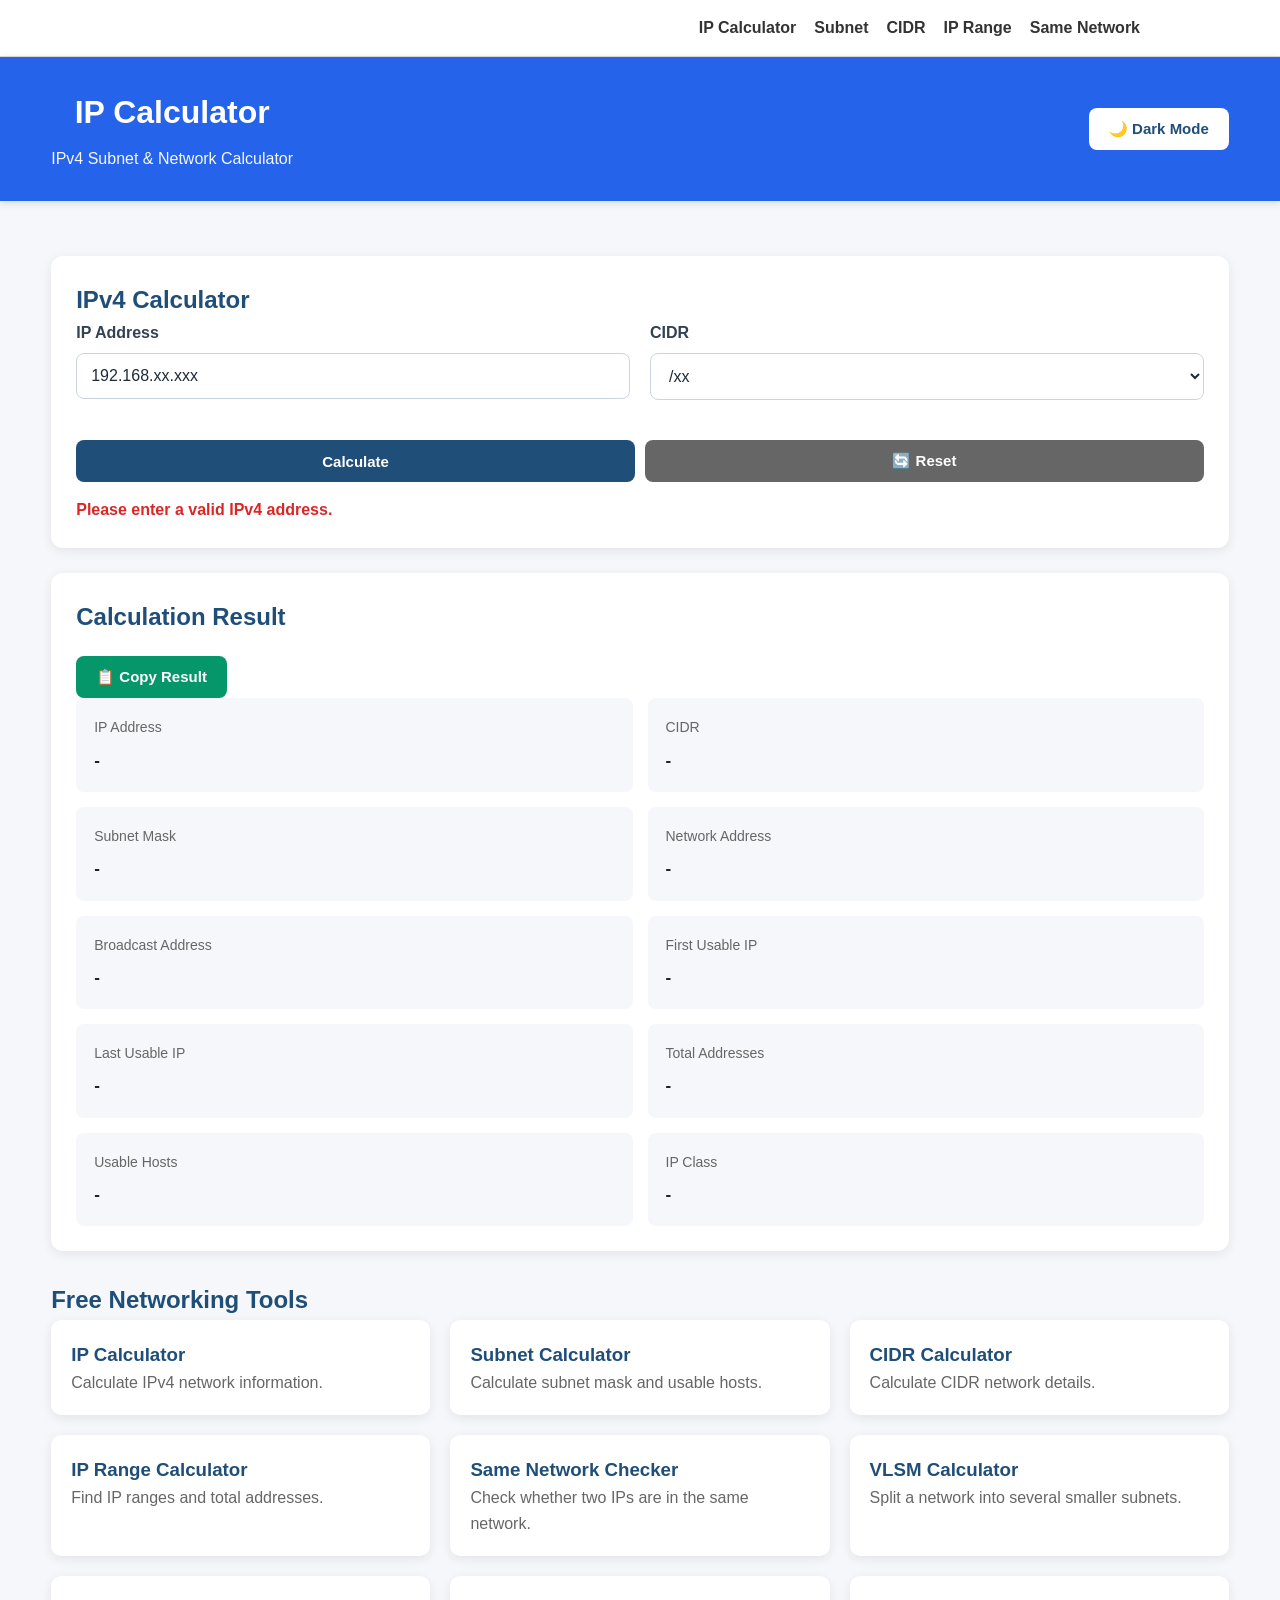
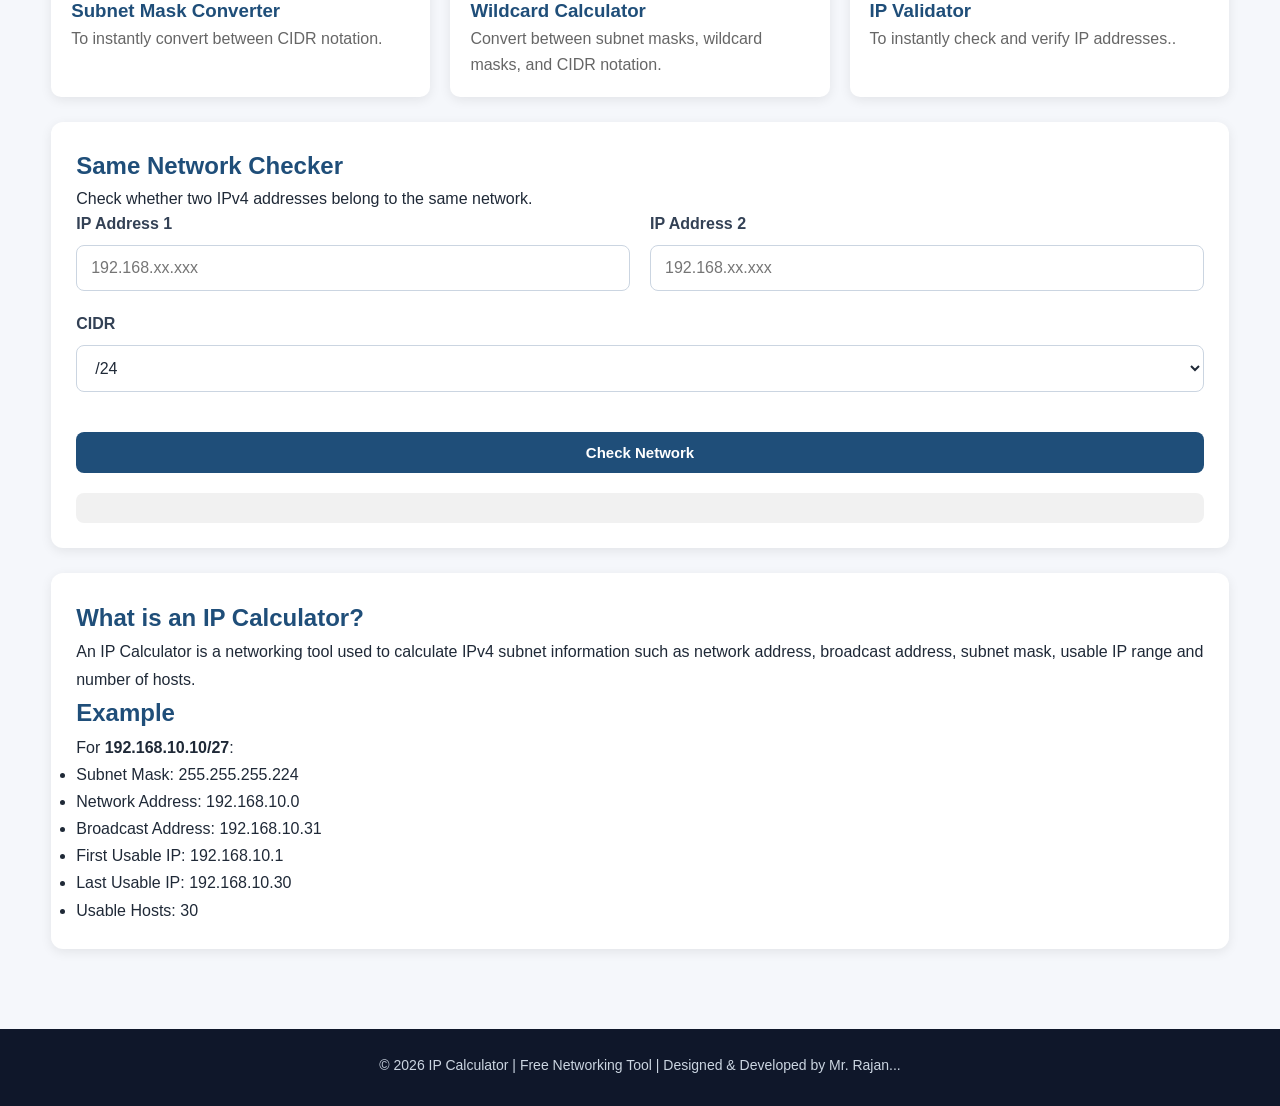
<file: index.html>
<!DOCTYPE html>
<html lang="en">
<head>
    <meta charset="UTF-8">
    <meta name="viewport" content="width=device-width, initial-scale=1.0">

    <title>IP Calculator - IPv4 Subnet Calculator</title>
    <meta name="description"
          content="Free IPv4 IP Calculator and Subnet Calculator. Calculate subnet mask, network address, broadcast address, usable IP range and hosts.">

    <link rel="stylesheet" href="style.css">
</head>

<body>

<nav class="navbar">

    <div class="nav-container">

        <a href="index.html" class="logo">

        </a>

        <div class="nav-links">

            <a href="index.html">IP Calculator</a>

            <a href="subnet.html">Subnet</a>

            <a href="cidr.html">CIDR</a>

            <a href="range.html">IP Range</a>

            <a href="same-network.html">
                Same Network
            </a>

        </div>

    </div>

</nav>

<header>
    <div class="container header-content">

        <div>
            <h1>IP Calculator</h1>
            <p>IPv4 Subnet & Network Calculator</p>
        </div>

        <button id="themeButton" onclick="toggleTheme()">
            🌙 Dark Mode
        </button>

    </div>
</header>

<main class="container">

    <section class="calculator-card">

        <h2>IPv4 Calculator</h2>

        <div class="input-row">

            <div class="input-group">
                <label for="ipAddress">IP Address</label>
                <input
                    type="text"
                    id="ipAddress"
                    placeholder="192.168.xx.xxx"
                    value="192.168.xx.xxx">
            </div>

            <div class="input-group">
                <label for="cidr">CIDR</label>
                <select id="cidr">
                    <option value="xx" selected>/xx</option>
                    <option value="8">/8</option>
                    <option value="9">/9</option>
                    <option value="10">/10</option>
                    <option value="11">/11</option>
                    <option value="12">/12</option>
                    <option value="13">/13</option>
                    <option value="14">/14</option>
                    <option value="15">/15</option>
                    <option value="16">/16</option>
                    <option value="17">/17</option>
                    <option value="18">/18</option>
                    <option value="19">/19</option>
                    <option value="20">/20</option>
                    <option value="21">/21</option>
                    <option value="22">/22</option>
                    <option value="23">/23</option>
                    <option value="24">/24</option>
                    <option value="25">/25</option>
                    <option value="26">/26</option>
                    <option value="27">/27</option>
                    <option value="28">/28</option>
                    <option value="29">/29</option>
                    <option value="30">/30</option>
                </select>
            </div>

        </div>

        <!-- <button onclick="calculateIP()">Calculate</button> -->

    <div class="button-row">

        <button onclick="calculateIP()">
            Calculate
        </button>

        <button class="secondary-btn" onclick="resetCalculator()">
            🔄 Reset
        </button>

    </div>

        <p id="error" class="error"></p>

    </section>


    <section id="resultSection" class="result-section">

        <h2>Calculation Result</h2>

    <div class="copy-row">

        <button class="copy-btn" onclick="copyResults()">
            📋 Copy Result
        </button>

    </div>

        <div class="result-grid">

            <div class="result-box">
                <span>IP Address</span>
                <strong id="resultIP">-</strong>
            </div>

            <div class="result-box">
                <span>CIDR</span>
                <strong id="resultCIDR">-</strong>
            </div>

            <div class="result-box">
                <span>Subnet Mask</span>
                <strong id="subnetMask">-</strong>
            </div>

            <div class="result-box">
                <span>Network Address</span>
                <strong id="networkAddress">-</strong>
            </div>

            <div class="result-box">
                <span>Broadcast Address</span>
                <strong id="broadcastAddress">-</strong>
            </div>

            <div class="result-box">
                <span>First Usable IP</span>
                <strong id="firstIP">-</strong>
            </div>

            <div class="result-box">
                <span>Last Usable IP</span>
                <strong id="lastIP">-</strong>
            </div>

            <div class="result-box">
                <span>Total Addresses</span>
                <strong id="totalAddresses">-</strong>
            </div>

            <div class="result-box">
                <span>Usable Hosts</span>
                <strong id="usableHosts">-</strong>
            </div>

            <div class="result-box">
                <span>IP Class</span>
                <strong id="ipClass">-</strong>
            </div>

        </div>

    </section>

        <section class="tools-section">

        <h2>Free Networking Tools</h2>

        <div class="tools-grid">

            <a href="index.html" class="tool-card">
                <h3>IP Calculator</h3>
                <p>
                    Calculate IPv4 network information.
                </p>
            </a>

            <a href="subnet.html" class="tool-card">
                <h3>Subnet Calculator</h3>
                <p>
                    Calculate subnet mask and usable hosts.
                </p>
            </a>

            <a href="cidr.html" class="tool-card">
                <h3>CIDR Calculator</h3>
                <p>
                    Calculate CIDR network details.
                </p>
            </a>

            <a href="range.html" class="tool-card">
                <h3>IP Range Calculator</h3>
                <p>
                    Find IP ranges and total addresses.
                </p>
            </a>

            <a href="same-network.html" class="tool-card">
                <h3>Same Network Checker</h3>
                <p>
                    Check whether two IPs are in the same network.
                </p>
            </a>

            <a href="vlsm.html" class="tool-card">
                <h3>VLSM Calculator</h3>
                <p>
                    Split a network into several smaller subnets.
                </p>
            </a>

            <a href="mask-cidr.html" class="tool-card">
                <h3>Subnet Mask Converter</h3>
                <p>
                    To instantly convert between CIDR notation.
                </p>
            </a>

            <a href="wildcard.html" class="tool-card">
                <h3>Wildcard Calculator</h3>
                <p>
                    Convert between subnet masks, wildcard masks, and CIDR notation.
                </p>
            </a>

            <a href="ip-validator.html" class="tool-card">
                <h3>IP Validator</h3>
                <p>
                    To instantly check and verify IP addresses..
                </p>
            </a>

        </div>

    </section>

    <section class="calculator-card">

        <h2>Same Network Checker</h2>

        <p>
            Check whether two IPv4 addresses belong to the same network.
        </p>

        <div class="input-row">

            <div class="input-group">

                <label>IP Address 1</label>

                <input
                    type="text"
                    id="ip1"
                    placeholder="192.168.xx.xxx">

            </div>


            <div class="input-group">

                <label>IP Address 2</label>

                <input
                    type="text"
                    id="ip2"
                    placeholder="192.168.xx.xxx">

            </div>

        </div>


        <div class="input-group">

            <label>CIDR</label>

            <select id="networkCIDR">

                <option value="24">/24</option>
                <option value="25">/25</option>
                <option value="26">/26</option>
                <option value="27">/27</option>
                <option value="28">/28</option>
                <option value="29">/29</option>
                <option value="30">/30</option>

            </select>

        </div>


        <button onclick="checkSameNetwork()">
            Check Network
        </button>


        <div id="networkResult" class="network-result"></div>

    </section>


    <section class="info-section">

        <h2>What is an IP Calculator?</h2>

        <p>
            An IP Calculator is a networking tool used to calculate
            IPv4 subnet information such as network address, broadcast
            address, subnet mask, usable IP range and number of hosts.
        </p>

        <h2>Example</h2>

        <p>
            For <strong>192.168.10.10/27</strong>:
        </p>

        <ul>
            <li>Subnet Mask: 255.255.255.224</li>
            <li>Network Address: 192.168.10.0</li>
            <li>Broadcast Address: 192.168.10.31</li>
            <li>First Usable IP: 192.168.10.1</li>
            <li>Last Usable IP: 192.168.10.30</li>
            <li>Usable Hosts: 30</li>
        </ul>

    </section>

</main>


<footer>
    <p>© 2026 IP Calculator | Free Networking Tool | Designed & Developed by Mr. Rajan...</p>
</footer>

<script src="script.js"></script>

</body>
</html>
</file>
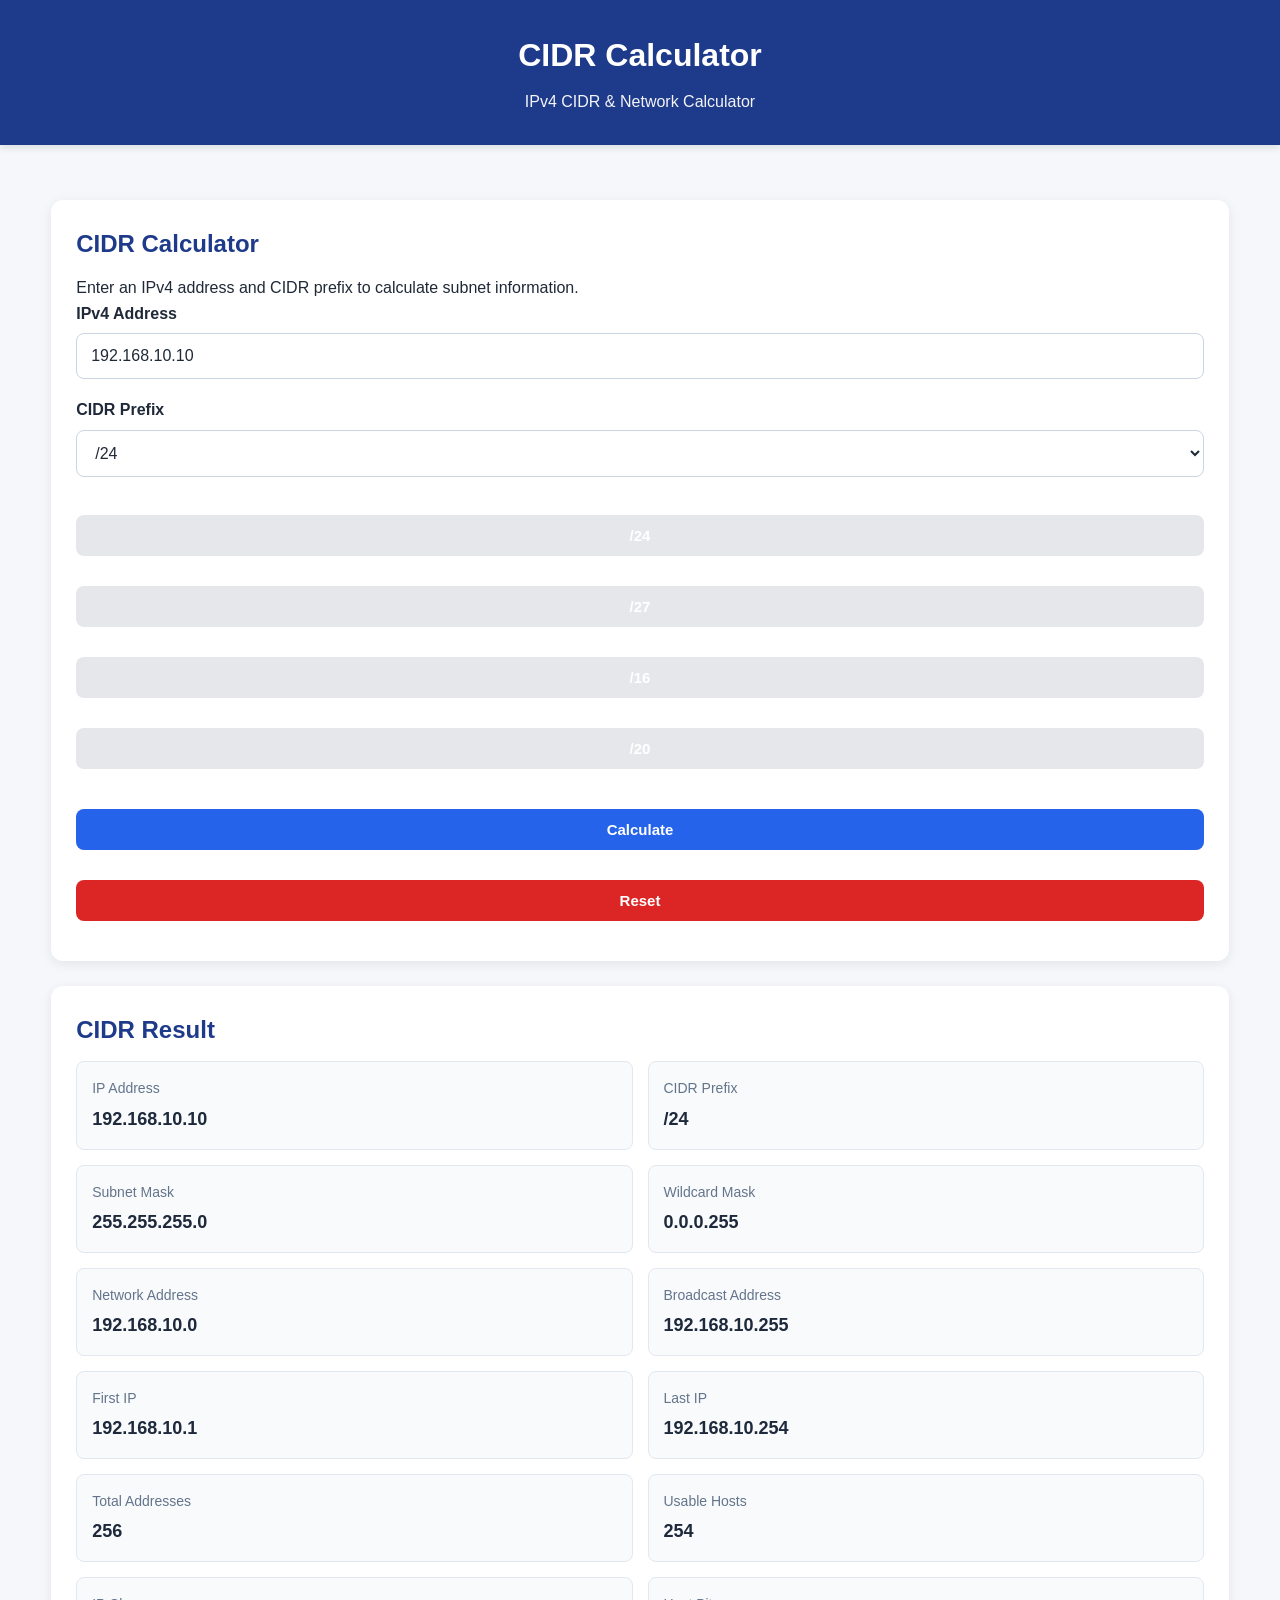
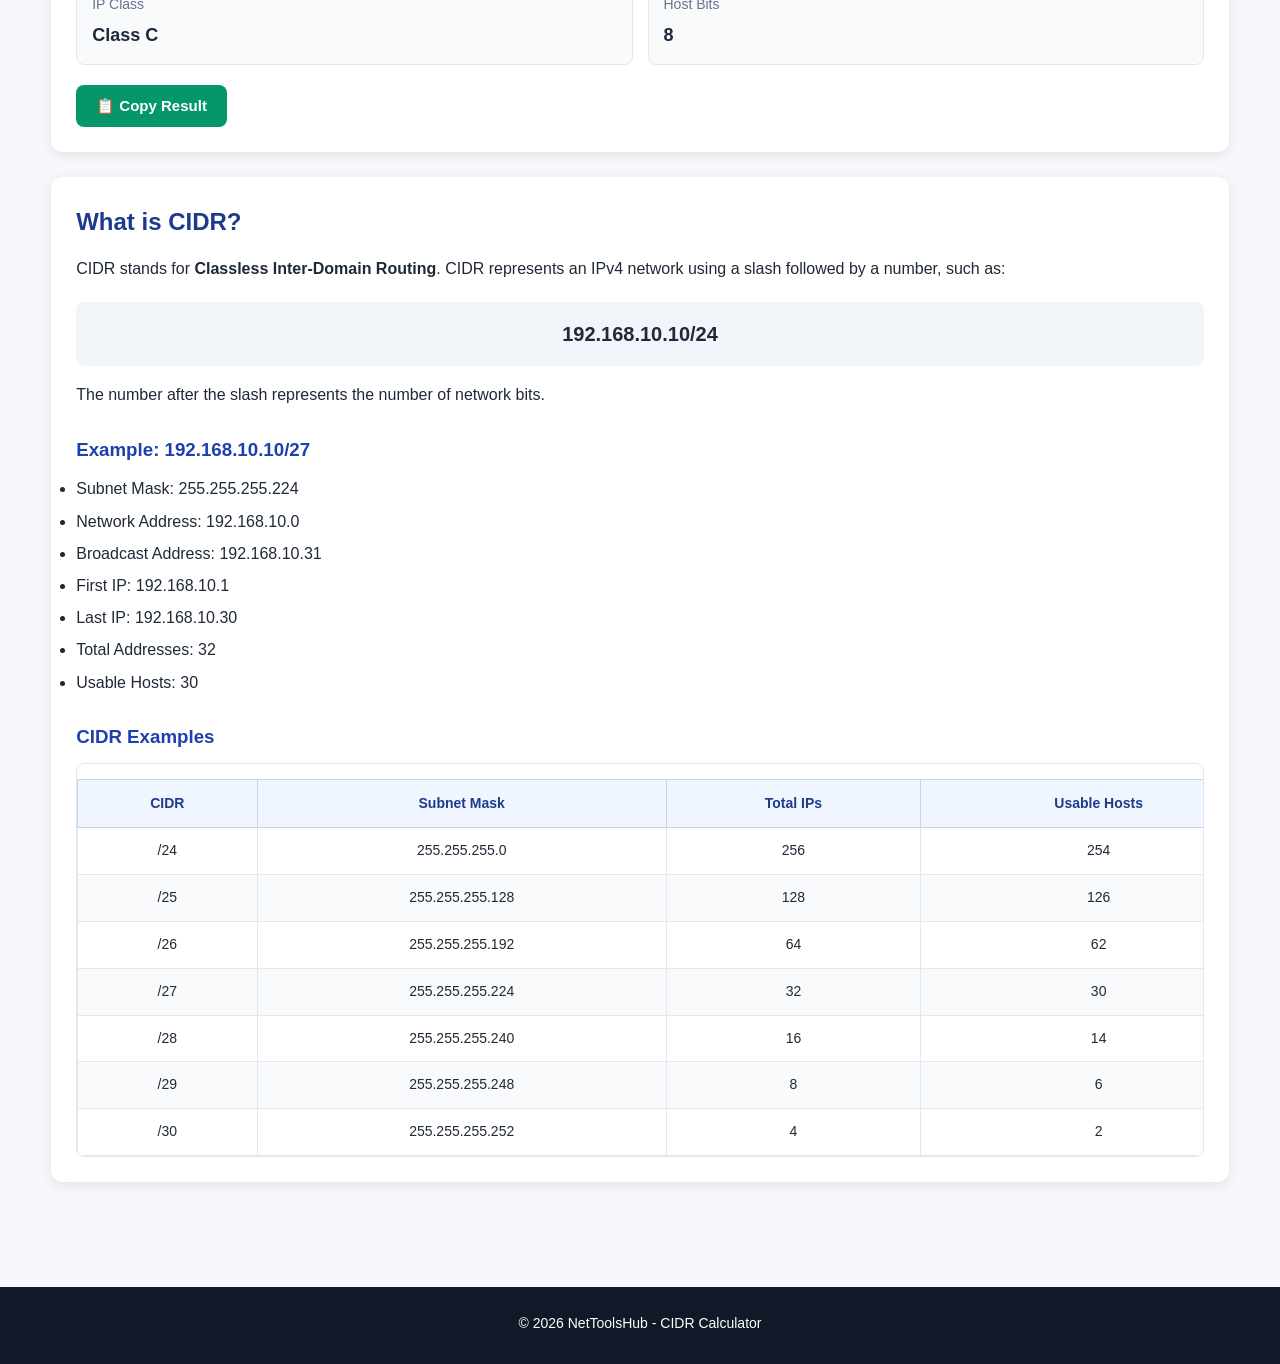
<file: cidr.html>
<!DOCTYPE html>
<html lang="en">

<head>
    <meta charset="UTF-8">

    <meta name="viewport" content="width=device-width, initial-scale=1.0">

    <meta name="description"
        content="Free CIDR Calculator - Calculate IPv4 subnet mask, network address, broadcast address, IP range and usable hosts.">

    <title>CIDR Calculator - IPv4 Network Tools</title>

    <link rel="stylesheet" href="style.css">
</head>

<body>

<header class="header">

    <div class="container">

        <h1>CIDR Calculator</h1>

        <p>IPv4 CIDR & Network Calculator</p>

    </div>

</header>


<main class="container">

    <!-- CIDR Calculator -->

    <section class="card">

        <h2>CIDR Calculator</h2>

        <p>
            Enter an IPv4 address and CIDR prefix to calculate
            subnet information.
        </p>


        <div class="form-group">

            <label for="ipAddress">
                IPv4 Address
            </label>

            <input
                type="text"
                id="ipAddress"
                value="192.168.10.10"
                placeholder="Example: 192.168.10.10"
            >

        </div>


        <div class="form-group">

            <label for="cidr">

                CIDR Prefix

            </label>

            <select id="cidr">

                <option value="0">/0</option>
                <option value="1">/1</option>
                <option value="2">/2</option>
                <option value="3">/3</option>
                <option value="4">/4</option>
                <option value="5">/5</option>
                <option value="6">/6</option>
                <option value="7">/7</option>
                <option value="8">/8</option>
                <option value="9">/9</option>
                <option value="10">/10</option>
                <option value="11">/11</option>
                <option value="12">/12</option>
                <option value="13">/13</option>
                <option value="14">/14</option>
                <option value="15">/15</option>
                <option value="16">/16</option>
                <option value="17">/17</option>
                <option value="18">/18</option>
                <option value="19">/19</option>
                <option value="20">/20</option>
                <option value="21">/21</option>
                <option value="22">/22</option>
                <option value="23">/23</option>

                <option value="24" selected>/24</option>

                <option value="25">/25</option>
                <option value="26">/26</option>
                <option value="27">/27</option>
                <option value="28">/28</option>
                <option value="29">/29</option>
                <option value="30">/30</option>
                <option value="31">/31</option>
                <option value="32">/32</option>

            </select>

        </div>


        <!-- Examples -->

        <div class="example-buttons">

            <button onclick="setExample('192.168.10.10', 24)">
                /24
            </button>

            <button onclick="setExample('192.168.10.10', 27)">
                /27
            </button>

            <button onclick="setExample('10.10.20.15', 16)">
                /16
            </button>

            <button onclick="setExample('172.16.5.20', 20)">
                /20
            </button>

        </div>


        <div class="button-group">

            <button
                class="calculate-btn"
                onclick="calculateCIDR()">

                Calculate

            </button>


            <button
                class="reset-btn"
                onclick="resetCIDR()">

                Reset

            </button>

        </div>


        <p id="errorMessage" class="error"></p>

    </section>


    <!-- Result -->

    <section class="card">

        <h2>CIDR Result</h2>


        <div class="result-grid">


            <div class="result-item">

                <span>IP Address</span>

                <strong id="resultIP">-</strong>

            </div>


            <div class="result-item">

                <span>CIDR Prefix</span>

                <strong id="resultCIDR">-</strong>

            </div>


            <div class="result-item">

                <span>Subnet Mask</span>

                <strong id="subnetMask">-</strong>

            </div>


            <div class="result-item">

                <span>Wildcard Mask</span>

                <strong id="wildcardMask">-</strong>

            </div>


            <div class="result-item">

                <span>Network Address</span>

                <strong id="networkAddress">-</strong>

            </div>


            <div class="result-item">

                <span>Broadcast Address</span>

                <strong id="broadcastAddress">-</strong>

            </div>


            <div class="result-item">

                <span>First IP</span>

                <strong id="firstIP">-</strong>

            </div>


            <div class="result-item">

                <span>Last IP</span>

                <strong id="lastIP">-</strong>

            </div>


            <div class="result-item">

                <span>Total Addresses</span>

                <strong id="totalAddresses">-</strong>

            </div>


            <div class="result-item">

                <span>Usable Hosts</span>

                <strong id="usableHosts">-</strong>

            </div>


            <div class="result-item">

                <span>IP Class</span>

                <strong id="ipClass">-</strong>

            </div>


            <div class="result-item">

                <span>Host Bits</span>

                <strong id="hostBits">-</strong>

            </div>


        </div>


        <button
            class="copy-btn"
            onclick="copyCIDRResult()">

            📋 Copy Result

        </button>

    </section>


    <!-- CIDR Information -->

    <section class="card info">

        <h2>What is CIDR?</h2>

        <p>

            CIDR stands for
            <strong>Classless Inter-Domain Routing</strong>.

            CIDR represents an IPv4 network using a slash
            followed by a number, such as:

        </p>


        <div class="cidr-example">

            192.168.10.10/24

        </div>


        <p>

            The number after the slash represents the number
            of network bits.

        </p>


        <h3>Example: 192.168.10.10/27</h3>


        <ul>

            <li>Subnet Mask: 255.255.255.224</li>

            <li>Network Address: 192.168.10.0</li>

            <li>Broadcast Address: 192.168.10.31</li>

            <li>First IP: 192.168.10.1</li>

            <li>Last IP: 192.168.10.30</li>

            <li>Total Addresses: 32</li>

            <li>Usable Hosts: 30</li>

        </ul>


        <h3>CIDR Examples</h3>


        <div class="table-container">

            <table>

                <thead>

                    <tr>

                        <th>CIDR</th>
                        <th>Subnet Mask</th>
                        <th>Total IPs</th>
                        <th>Usable Hosts</th>

                    </tr>

                </thead>


                <tbody>

                    <tr>

                        <td>/24</td>

                        <td>255.255.255.0</td>

                        <td>256</td>

                        <td>254</td>

                    </tr>


                    <tr>

                        <td>/25</td>

                        <td>255.255.255.128</td>

                        <td>128</td>

                        <td>126</td>

                    </tr>


                    <tr>

                        <td>/26</td>

                        <td>255.255.255.192</td>

                        <td>64</td>

                        <td>62</td>

                    </tr>


                    <tr>

                        <td>/27</td>

                        <td>255.255.255.224</td>

                        <td>32</td>

                        <td>30</td>

                    </tr>


                    <tr>

                        <td>/28</td>

                        <td>255.255.255.240</td>

                        <td>16</td>

                        <td>14</td>

                    </tr>


                    <tr>

                        <td>/29</td>

                        <td>255.255.255.248</td>

                        <td>8</td>

                        <td>6</td>

                    </tr>


                    <tr>

                        <td>/30</td>

                        <td>255.255.255.252</td>

                        <td>4</td>

                        <td>2</td>

                    </tr>

                </tbody>

            </table>

        </div>

    </section>

</main>


<footer class="footer">

    <p>

        © 2026 NetToolsHub - CIDR Calculator

    </p>

</footer>


<script src="cidr.js"></script>

</body>

</html>
</file>
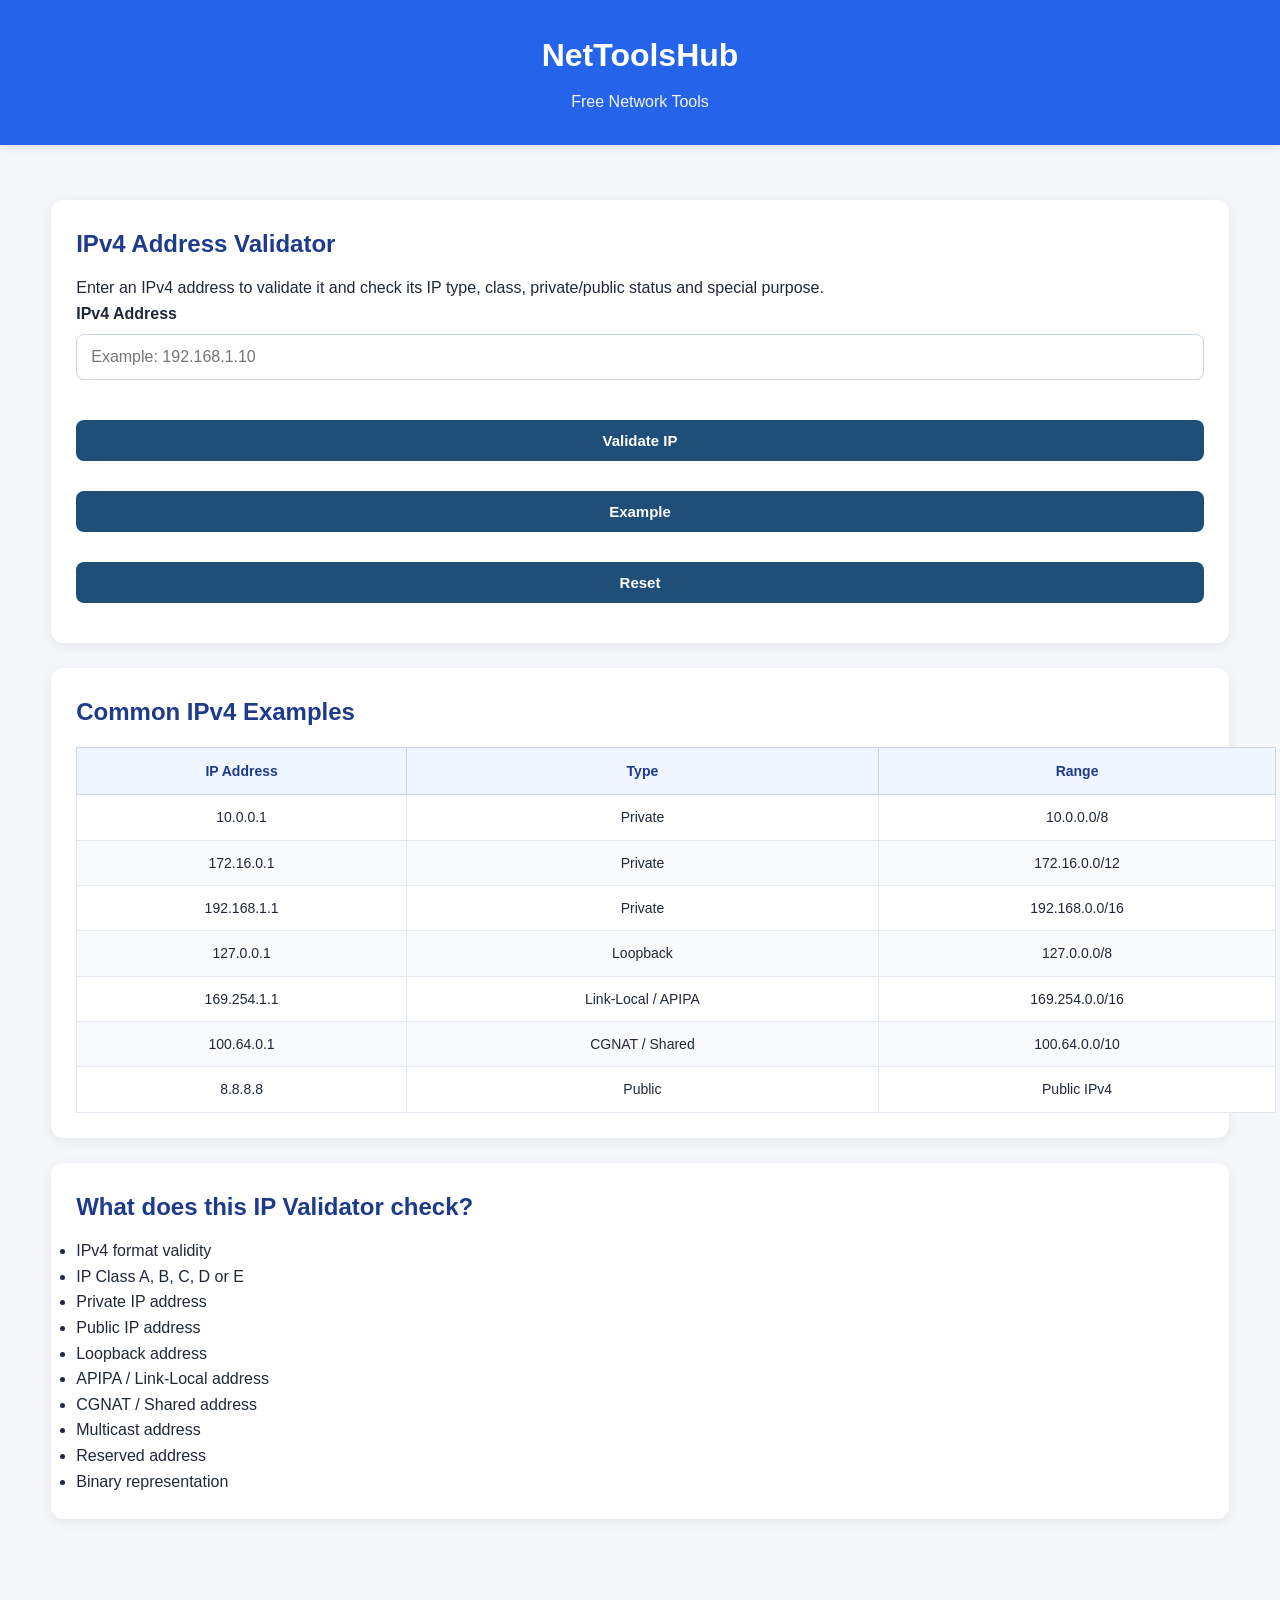
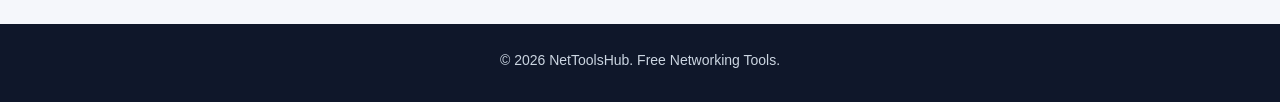
<file: ip-validator.html>
<!DOCTYPE html>
<html lang="en">
<head>
    <meta charset="UTF-8">
    <meta name="viewport" content="width=device-width, initial-scale=1.0">

    <title>IP Validator - IPv4 Address Checker | NetToolsHub</title>

    <meta name="description"
          content="Validate IPv4 addresses online. Check IP format, class, private/public status, loopback, APIPA, CGNAT and special IP ranges.">

    <link rel="stylesheet" href="style.css">
</head>

<body>

<header class="site-header">
    <div class="container">
        <h1>NetToolsHub</h1>
        <p>Free Network Tools</p>
    </div>
</header>


<main class="container">

    <div class="card">

        <h2>IPv4 Address Validator</h2>

        <p class="tool-description">
            Enter an IPv4 address to validate it and check its IP type,
            class, private/public status and special purpose.
        </p>

        <label for="ipAddress">IPv4 Address</label>

        <input
            type="text"
            id="ipAddress"
            placeholder="Example: 192.168.1.10"
            autocomplete="off"
        >

        <div class="button-group">

            <button onclick="validateIP()">
                Validate IP
            </button>

            <button class="secondary" onclick="loadExample()">
                Example
            </button>

            <button class="reset" onclick="resetValidator()">
                Reset
            </button>

        </div>

        <div id="error" class="error"></div>

    </div>


    <!-- Result -->

    <div id="result" class="card result-card" style="display:none;">

        <div id="validationStatus" class="network-status"></div>

        <div class="result-grid">

            <div class="result-item">
                <span>IP Address</span>
                <strong id="resultIP">-</strong>
            </div>

            <div class="result-item">
                <span>Status</span>
                <strong id="resultStatus">-</strong>
            </div>

            <div class="result-item">
                <span>IP Version</span>
                <strong id="ipVersion">-</strong>
            </div>

            <div class="result-item">
                <span>IP Class</span>
                <strong id="ipClass">-</strong>
            </div>

            <div class="result-item">
                <span>IP Type</span>
                <strong id="ipType">-</strong>
            </div>

            <div class="result-item">
                <span>Scope</span>
                <strong id="ipScope">-</strong>
            </div>

            <div class="result-item">
                <span>First Octet</span>
                <strong id="firstOctet">-</strong>
            </div>

            <div class="result-item">
                <span>Binary</span>
                <strong id="binaryIP">-</strong>
            </div>

        </div>


        <div class="info-box">

            <h3>IP Address Information</h3>

            <p id="ipDescription">
                -
            </p>

        </div>


        <div class="button-group">

            <button onclick="copyResult()">
                Copy Result
            </button>

        </div>

    </div>


    <!-- Common IP Examples -->

    <div class="card">

        <h2>Common IPv4 Examples</h2>

        <table>

            <thead>
                <tr>
                    <th>IP Address</th>
                    <th>Type</th>
                    <th>Range</th>
                </tr>
            </thead>

            <tbody>

                <tr>
                    <td>10.0.0.1</td>
                    <td>Private</td>
                    <td>10.0.0.0/8</td>
                </tr>

                <tr>
                    <td>172.16.0.1</td>
                    <td>Private</td>
                    <td>172.16.0.0/12</td>
                </tr>

                <tr>
                    <td>192.168.1.1</td>
                    <td>Private</td>
                    <td>192.168.0.0/16</td>
                </tr>

                <tr>
                    <td>127.0.0.1</td>
                    <td>Loopback</td>
                    <td>127.0.0.0/8</td>
                </tr>

                <tr>
                    <td>169.254.1.1</td>
                    <td>Link-Local / APIPA</td>
                    <td>169.254.0.0/16</td>
                </tr>

                <tr>
                    <td>100.64.0.1</td>
                    <td>CGNAT / Shared</td>
                    <td>100.64.0.0/10</td>
                </tr>

                <tr>
                    <td>8.8.8.8</td>
                    <td>Public</td>
                    <td>Public IPv4</td>
                </tr>

            </tbody>

        </table>

    </div>


    <!-- Information -->

    <div class="card">

        <h2>What does this IP Validator check?</h2>

        <ul>

            <li>IPv4 format validity</li>

            <li>IP Class A, B, C, D or E</li>

            <li>Private IP address</li>

            <li>Public IP address</li>

            <li>Loopback address</li>

            <li>APIPA / Link-Local address</li>

            <li>CGNAT / Shared address</li>

            <li>Multicast address</li>

            <li>Reserved address</li>

            <li>Binary representation</li>

        </ul>

    </div>

</main>


<footer class="site-footer">

    <div class="container">

        <p>
            © 2026 NetToolsHub. Free Networking Tools.
        </p>

    </div>

</footer>


<script src="ip-validator.js"></script>

</body>
</html>
</file>
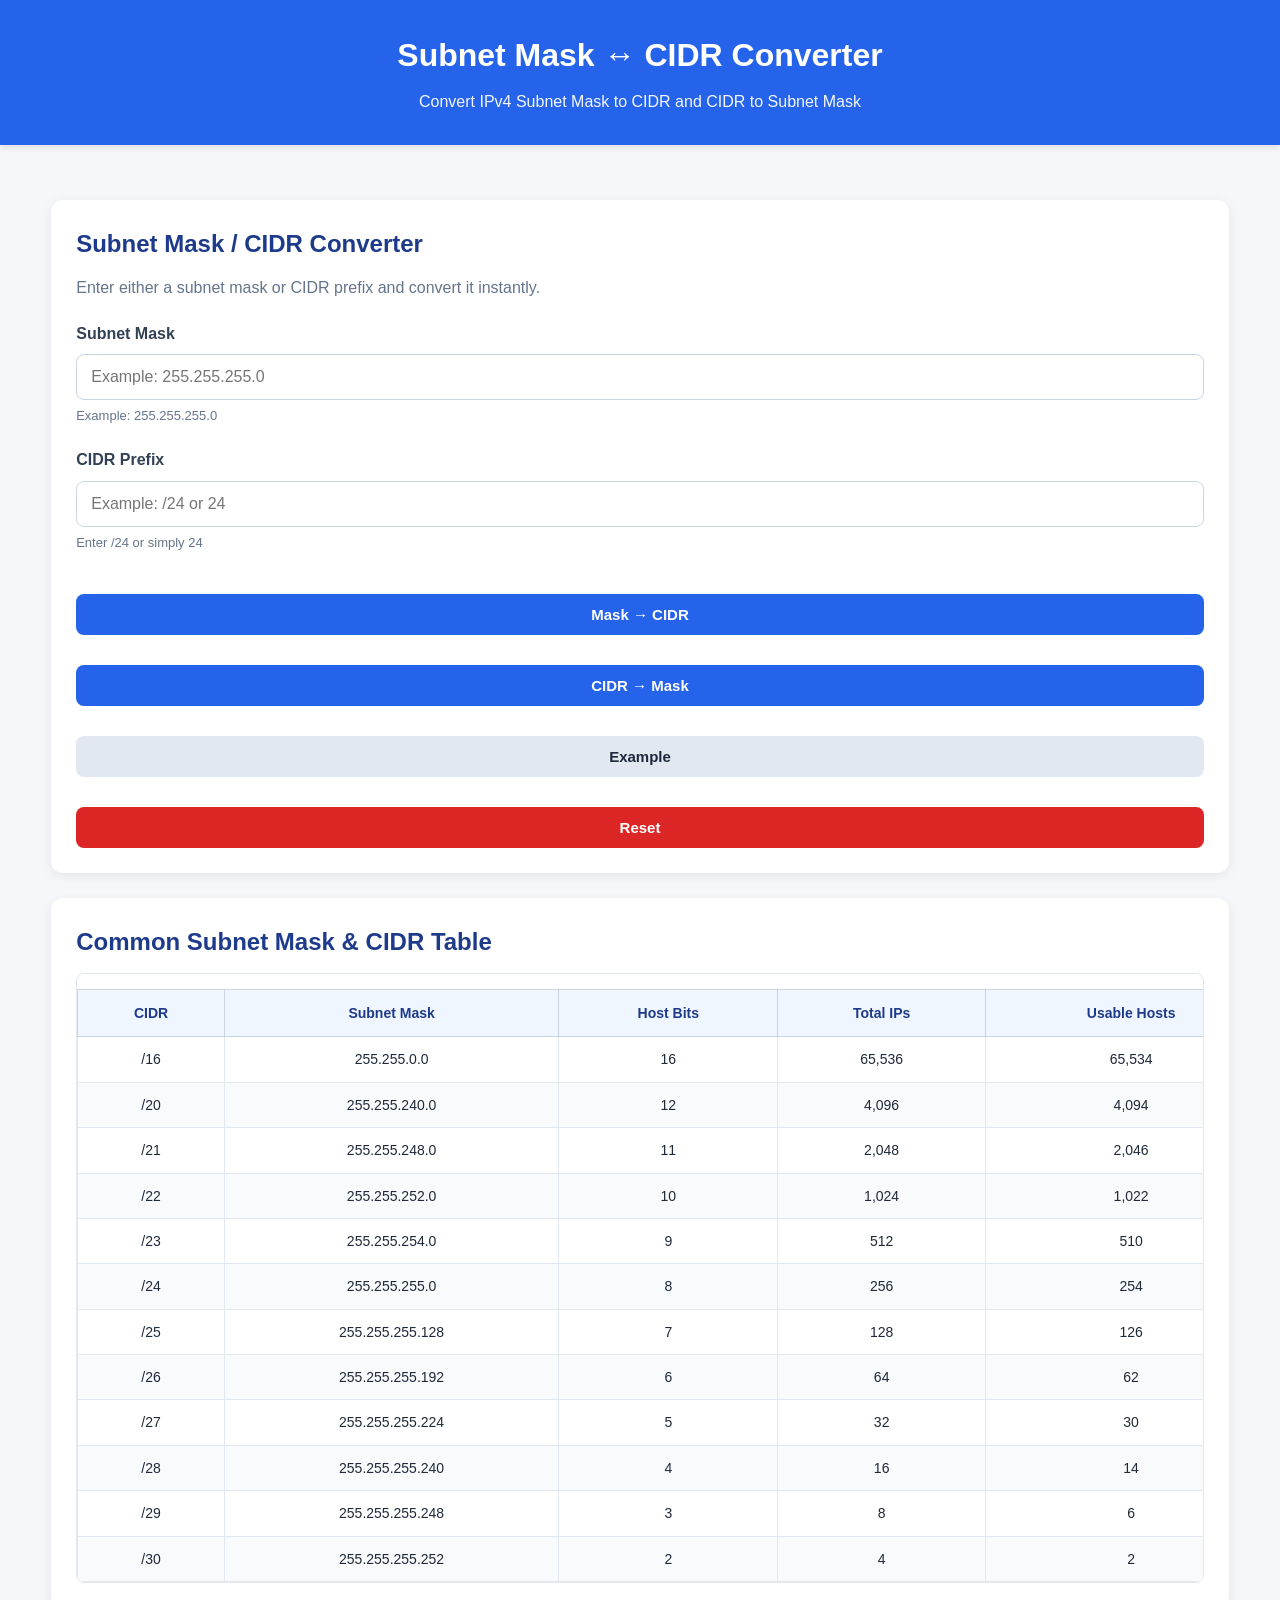
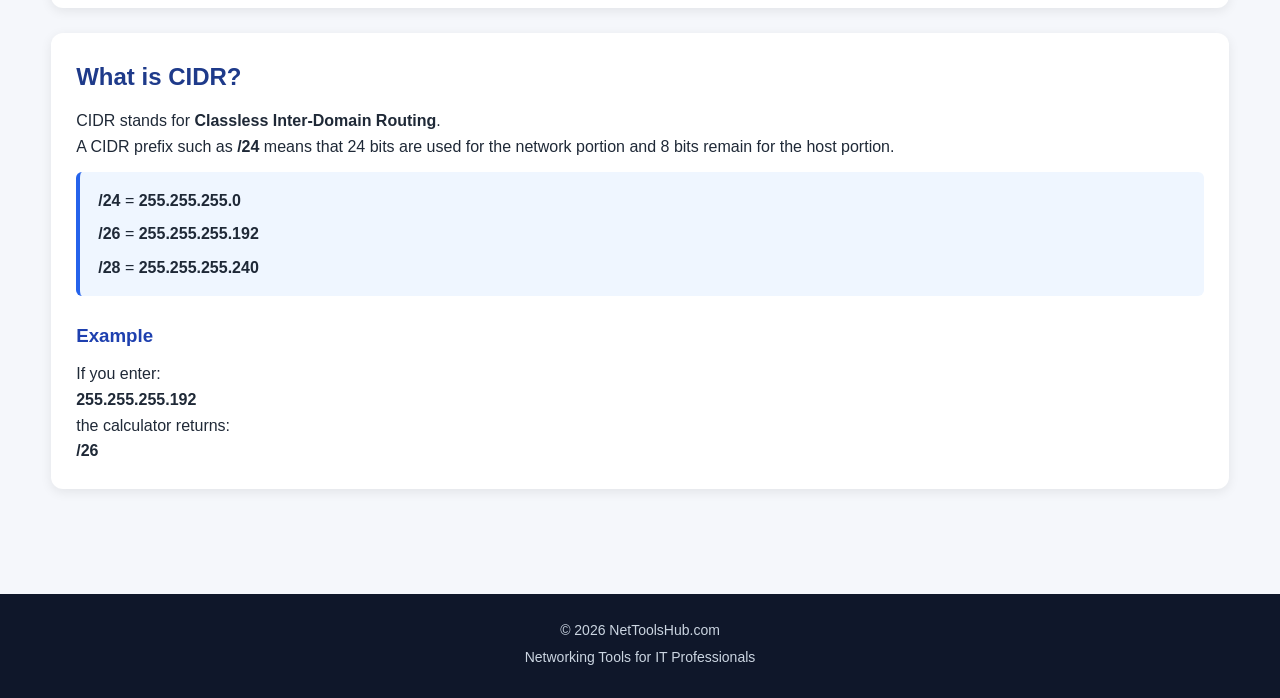
<file: mask-cidr.html>
<!DOCTYPE html>
<html lang="en">

<head>
    <meta charset="UTF-8">
    <meta name="viewport" content="width=device-width, initial-scale=1.0">

    <title>Subnet Mask to CIDR Converter - NetToolsHub</title>

    <meta name="description"
        content="Convert IPv4 subnet mask to CIDR and CIDR prefix to subnet mask with this free online calculator.">

    <meta name="keywords"
        content="subnet mask converter, CIDR converter, subnet mask to CIDR, CIDR to subnet mask, IPv4 calculator">

    <link rel="stylesheet" href="style.css">
</head>

<body>

    <!-- Header -->
    <header>
        <div class="container">

            <h1>Subnet Mask ↔ CIDR Converter</h1>

            <p>
                Convert IPv4 Subnet Mask to CIDR and CIDR to Subnet Mask
            </p>

        </div>
    </header>


    <!-- Main -->
    <main class="container">

        <!-- Calculator -->
        <section class="card">

            <h2>Subnet Mask / CIDR Converter</h2>

            <p class="description">
                Enter either a subnet mask or CIDR prefix and convert
                it instantly.
            </p>


            <!-- Subnet Mask -->
            <div class="input-group">

                <label for="subnetMask">
                    Subnet Mask
                </label>

                <input
                    type="text"
                    id="subnetMask"
                    placeholder="Example: 255.255.255.0"
                    autocomplete="off"
                >

                <small>
                    Example: 255.255.255.0
                </small>

            </div>


            <!-- CIDR -->
            <div class="input-group">

                <label for="cidr">

                    CIDR Prefix

                </label>

                <input
                    type="text"
                    id="cidr"
                    placeholder="Example: /24 or 24"
                    autocomplete="off"
                >

                <small>
                    Enter /24 or simply 24
                </small>

            </div>


            <!-- Buttons -->
            <div class="button-group">

                <button
                    type="button"
                    class="btn-primary"
                    onclick="convertMaskToCIDR()">

                    Mask → CIDR

                </button>


                <button
                    type="button"
                    class="btn-primary"
                    onclick="convertCIDRToMask()">

                    CIDR → Mask

                </button>


                <button
                    type="button"
                    class="btn-secondary"
                    onclick="loadMaskCIDRExample()">

                    Example

                </button>


                <button
                    type="button"
                    class="btn-danger"
                    onclick="resetMaskCIDR()">

                    Reset

                </button>

            </div>

        </section>


        <!-- Error -->
        <div
            id="maskCIDRError"
            class="error-message"
            style="display:none;">
        </div>


        <!-- Result -->
        <section
            id="maskCIDRResult"
            class="card"
            style="display:none;">

            <div class="result-header">

                <h2>Conversion Result</h2>

                <button
                    type="button"
                    class="btn-secondary"
                    onclick="copyMaskCIDRResult()">

                    Copy Result

                </button>

            </div>


            <!-- Results Grid -->
            <div class="result-grid">

                <div class="result-item">

                    <span>Subnet Mask</span>

                    <strong id="resultMask">
                        -
                    </strong>

                </div>


                <div class="result-item">

                    <span>CIDR Prefix</span>

                    <strong id="resultCIDR">
                        -
                    </strong>

                </div>


                <div class="result-item">

                    <span>Network Bits</span>

                    <strong id="resultNetworkBits">
                        -
                    </strong>

                </div>


                <div class="result-item">

                    <span>Host Bits</span>

                    <strong id="resultHostBits">
                        -
                    </strong>

                </div>


                <div class="result-item">

                    <span>Total IP Addresses</span>

                    <strong id="resultTotalIPs">
                        -
                    </strong>

                </div>


                <div class="result-item">

                    <span>Usable Hosts</span>

                    <strong id="resultUsableHosts">
                        -
                    </strong>

                </div>

            </div>


            <!-- Binary -->
            <div class="input-group" style="margin-top:25px;">

                <label>
                    Binary Subnet Mask
                </label>

                <div class="info-box">

                    <strong id="resultBinary">
                        -
                    </strong>

                </div>

            </div>

        </section>


        <!-- Common Table -->
        <section class="card">

            <h2>Common Subnet Mask & CIDR Table</h2>

            <div class="table-container">

                <table>

                    <thead>

                        <tr>

                            <th>CIDR</th>
                            <th>Subnet Mask</th>
                            <th>Host Bits</th>
                            <th>Total IPs</th>
                            <th>Usable Hosts</th>

                        </tr>

                    </thead>


                    <tbody>

                        <tr>
                            <td>/16</td>
                            <td>255.255.0.0</td>
                            <td>16</td>
                            <td>65,536</td>
                            <td>65,534</td>
                        </tr>

                        <tr>
                            <td>/20</td>
                            <td>255.255.240.0</td>
                            <td>12</td>
                            <td>4,096</td>
                            <td>4,094</td>
                        </tr>

                        <tr>
                            <td>/21</td>
                            <td>255.255.248.0</td>
                            <td>11</td>
                            <td>2,048</td>
                            <td>2,046</td>
                        </tr>

                        <tr>
                            <td>/22</td>
                            <td>255.255.252.0</td>
                            <td>10</td>
                            <td>1,024</td>
                            <td>1,022</td>
                        </tr>

                        <tr>
                            <td>/23</td>
                            <td>255.255.254.0</td>
                            <td>9</td>
                            <td>512</td>
                            <td>510</td>
                        </tr>

                        <tr>
                            <td>/24</td>
                            <td>255.255.255.0</td>
                            <td>8</td>
                            <td>256</td>
                            <td>254</td>
                        </tr>

                        <tr>
                            <td>/25</td>
                            <td>255.255.255.128</td>
                            <td>7</td>
                            <td>128</td>
                            <td>126</td>
                        </tr>

                        <tr>
                            <td>/26</td>
                            <td>255.255.255.192</td>
                            <td>6</td>
                            <td>64</td>
                            <td>62</td>
                        </tr>

                        <tr>
                            <td>/27</td>
                            <td>255.255.255.224</td>
                            <td>5</td>
                            <td>32</td>
                            <td>30</td>
                        </tr>

                        <tr>
                            <td>/28</td>
                            <td>255.255.255.240</td>
                            <td>4</td>
                            <td>16</td>
                            <td>14</td>
                        </tr>

                        <tr>
                            <td>/29</td>
                            <td>255.255.255.248</td>
                            <td>3</td>
                            <td>8</td>
                            <td>6</td>
                        </tr>

                        <tr>
                            <td>/30</td>
                            <td>255.255.255.252</td>
                            <td>2</td>
                            <td>4</td>
                            <td>2</td>
                        </tr>

                    </tbody>

                </table>

            </div>

        </section>


        <!-- Information -->
        <section class="card">

            <h2>What is CIDR?</h2>

            <p>
                CIDR stands for
                <strong>Classless Inter-Domain Routing</strong>.
            </p>

            <p>
                A CIDR prefix such as <strong>/24</strong> means
                that 24 bits are used for the network portion and
                8 bits remain for the host portion.
            </p>

            <div class="info-box">

                <p>
                    <strong>/24</strong>
                    =
                    <strong>255.255.255.0</strong>
                </p>

                <p>
                    <strong>/26</strong>
                    =
                    <strong>255.255.255.192</strong>
                </p>

                <p>
                    <strong>/28</strong>
                    =
                    <strong>255.255.255.240</strong>
                </p>

            </div>


            <h3>Example</h3>

            <p>
                If you enter:
            </p>

            <p>
                <strong>255.255.255.192</strong>
            </p>

            <p>
                the calculator returns:
            </p>

            <p>
                <strong>/26</strong>
            </p>

        </section>

    </main>


    <!-- Footer -->
    <footer>

        <div class="container">

            <p>
                © 2026 NetToolsHub.com
            </p>

            <p>
                Networking Tools for IT Professionals
            </p>

        </div>

    </footer>


    <!-- JavaScript -->
    <script src="mask-cidr.js"></script>

</body>

</html>
</file>
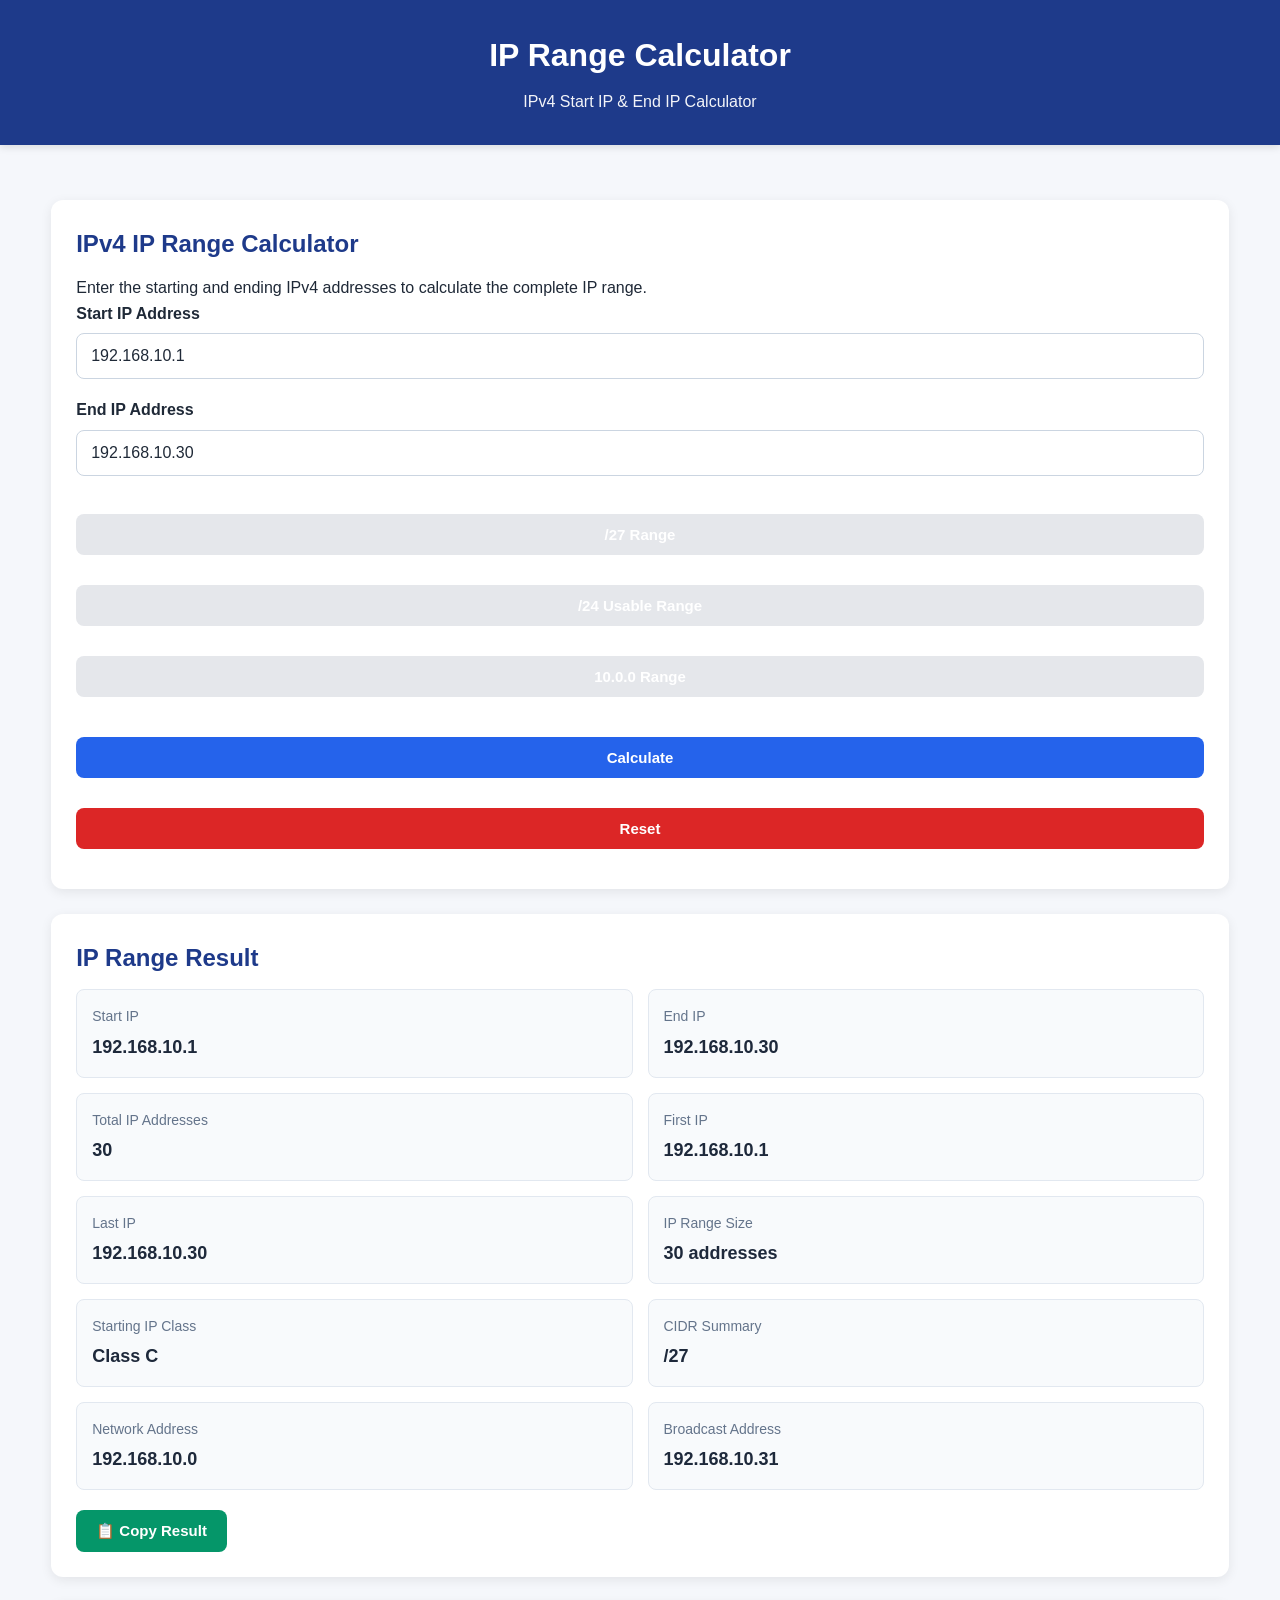
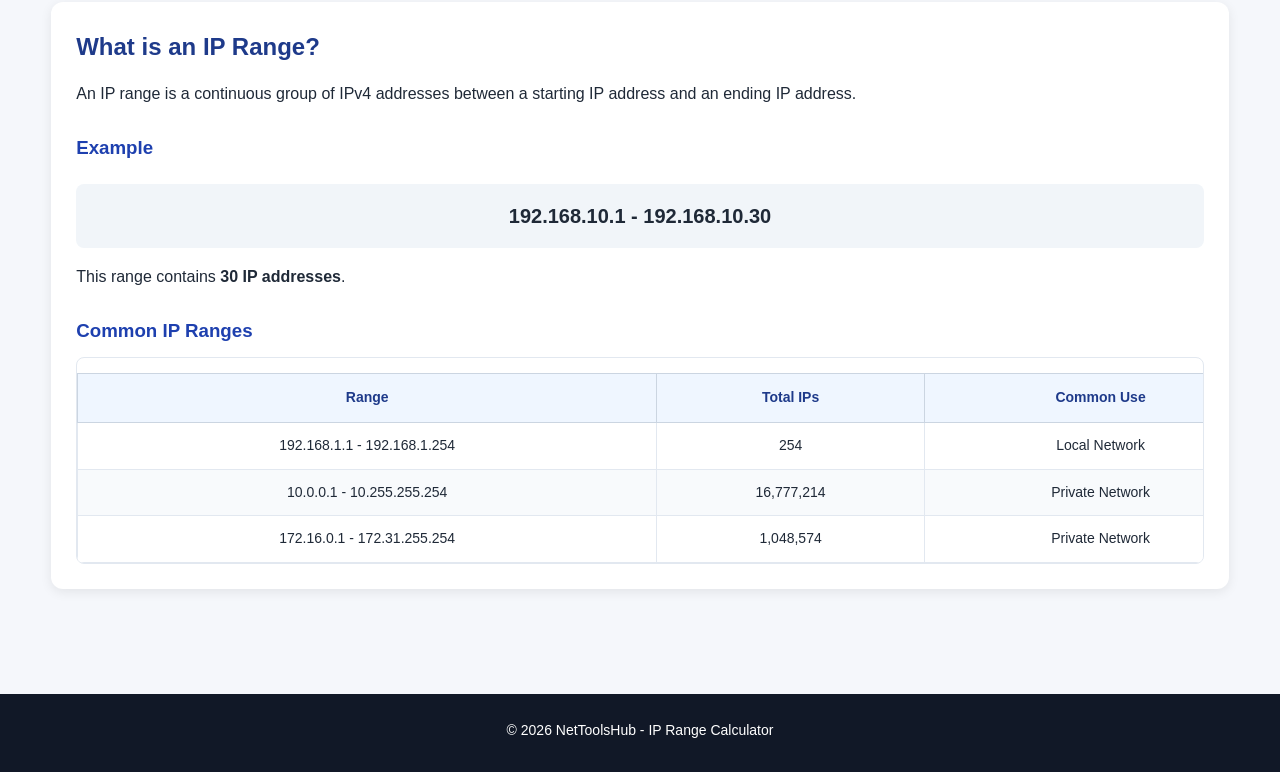
<file: range.html>
<!DOCTYPE html>
<html lang="en">

<head>
    <meta charset="UTF-8">

    <meta name="viewport" content="width=device-width, initial-scale=1.0">

    <meta name="description"
        content="Free IPv4 IP Range Calculator. Calculate total IP addresses, IP range, usable addresses and CIDR summary.">

    <title>IP Range Calculator - NetToolsHub</title>

    <link rel="stylesheet" href="style.css">
</head>

<body>

<header class="header">

    <div class="container">

        <h1>IP Range Calculator</h1>

        <p>IPv4 Start IP & End IP Calculator</p>

    </div>

</header>


<main class="container">

    <!-- Calculator -->

    <section class="card">

        <h2>IPv4 IP Range Calculator</h2>

        <p>
            Enter the starting and ending IPv4 addresses to
            calculate the complete IP range.
        </p>


        <div class="form-group">

            <label for="startIP">
                Start IP Address
            </label>

            <input
                type="text"
                id="startIP"
                value="192.168.10.1"
                placeholder="Example: 192.168.10.1"
            >

        </div>


        <div class="form-group">

            <label for="endIP">
                End IP Address
            </label>

            <input
                type="text"
                id="endIP"
                value="192.168.10.30"
                placeholder="Example: 192.168.10.30"
            >

        </div>


        <!-- Examples -->

        <div class="example-buttons">

            <button onclick="setExample('192.168.10.1','192.168.10.30')">
                /27 Range
            </button>

            <button onclick="setExample('192.168.1.1','192.168.1.254')">
                /24 Usable Range
            </button>

            <button onclick="setExample('10.0.0.1','10.0.0.100')">
                10.0.0 Range
            </button>

        </div>


        <div class="button-group">

            <button
                class="calculate-btn"
                onclick="calculateRange()">

                Calculate

            </button>


            <button
                class="reset-btn"
                onclick="resetRange()">

                Reset

            </button>

        </div>


        <p id="errorMessage" class="error"></p>

    </section>


    <!-- Result -->

    <section class="card">

        <h2>IP Range Result</h2>


        <div class="result-grid">


            <div class="result-item">

                <span>Start IP</span>

                <strong id="resultStartIP">-</strong>

            </div>


            <div class="result-item">

                <span>End IP</span>

                <strong id="resultEndIP">-</strong>

            </div>


            <div class="result-item">

                <span>Total IP Addresses</span>

                <strong id="totalIPs">-</strong>

            </div>


            <div class="result-item">

                <span>First IP</span>

                <strong id="firstIP">-</strong>

            </div>


            <div class="result-item">

                <span>Last IP</span>

                <strong id="lastIP">-</strong>

            </div>


            <div class="result-item">

                <span>IP Range Size</span>

                <strong id="rangeSize">-</strong>

            </div>


            <div class="result-item">

                <span>Starting IP Class</span>

                <strong id="ipClass">-</strong>

            </div>


            <div class="result-item">

                <span>CIDR Summary</span>

                <strong id="cidrSummary">-</strong>

            </div>


            <div class="result-item">

                <span>Network Address</span>

                <strong id="networkAddress">-</strong>

            </div>


            <div class="result-item">

                <span>Broadcast Address</span>

                <strong id="broadcastAddress">-</strong>

            </div>

        </div>


        <button
            class="copy-btn"
            onclick="copyRangeResult()">

            📋 Copy Result

        </button>

    </section>


    <!-- Information -->

    <section class="card info">

        <h2>What is an IP Range?</h2>

        <p>
            An IP range is a continuous group of IPv4 addresses
            between a starting IP address and an ending IP address.
        </p>


        <h3>Example</h3>

        <div class="cidr-example">

            192.168.10.1 - 192.168.10.30

        </div>


        <p>
            This range contains
            <strong>30 IP addresses</strong>.
        </p>


        <h3>Common IP Ranges</h3>

        <div class="table-container">

            <table>

                <thead>

                    <tr>

                        <th>Range</th>
                        <th>Total IPs</th>
                        <th>Common Use</th>

                    </tr>

                </thead>


                <tbody>

                    <tr>

                        <td>192.168.1.1 - 192.168.1.254</td>

                        <td>254</td>

                        <td>Local Network</td>

                    </tr>


                    <tr>

                        <td>10.0.0.1 - 10.255.255.254</td>

                        <td>16,777,214</td>

                        <td>Private Network</td>

                    </tr>


                    <tr>

                        <td>172.16.0.1 - 172.31.255.254</td>

                        <td>1,048,574</td>

                        <td>Private Network</td>

                    </tr>

                </tbody>

            </table>

        </div>

    </section>

</main>


<footer class="footer">

    <p>
        © 2026 NetToolsHub - IP Range Calculator
    </p>

</footer>


<script src="range.js"></script>

</body>

</html>
</file>
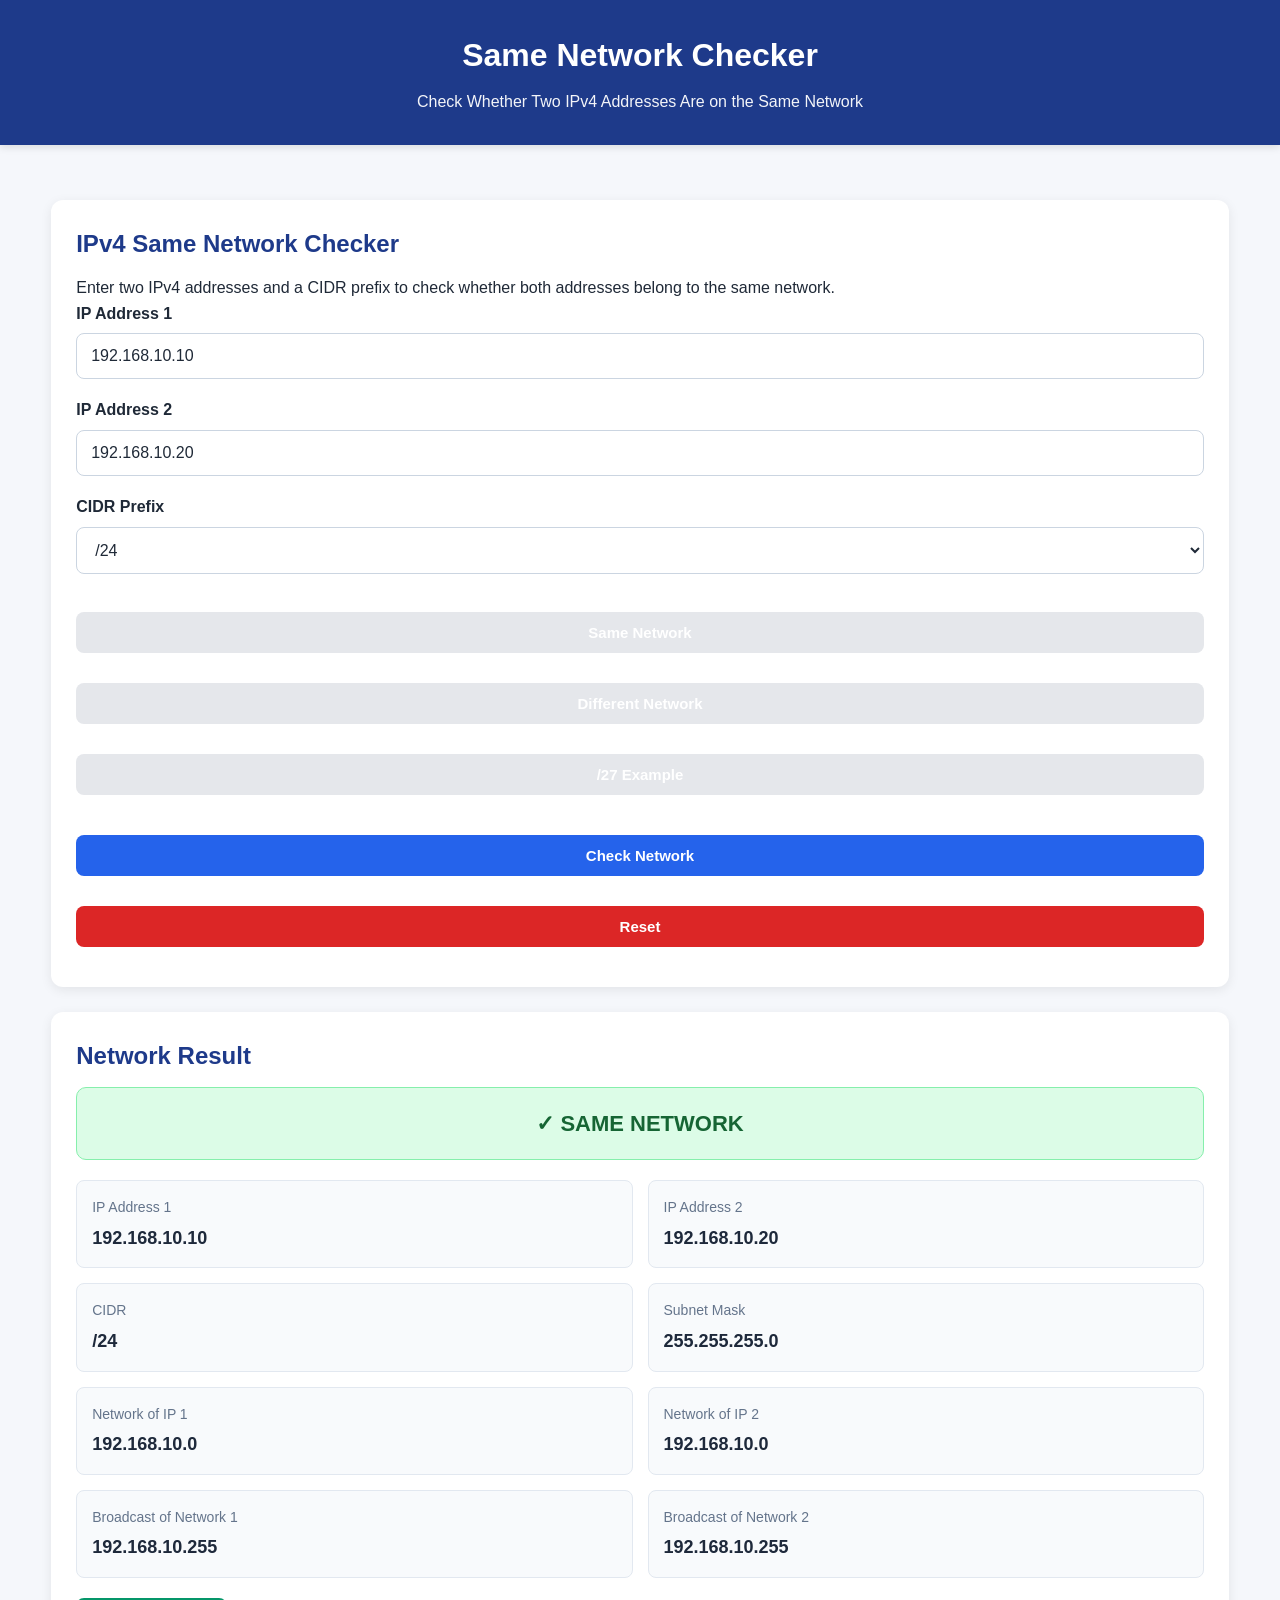
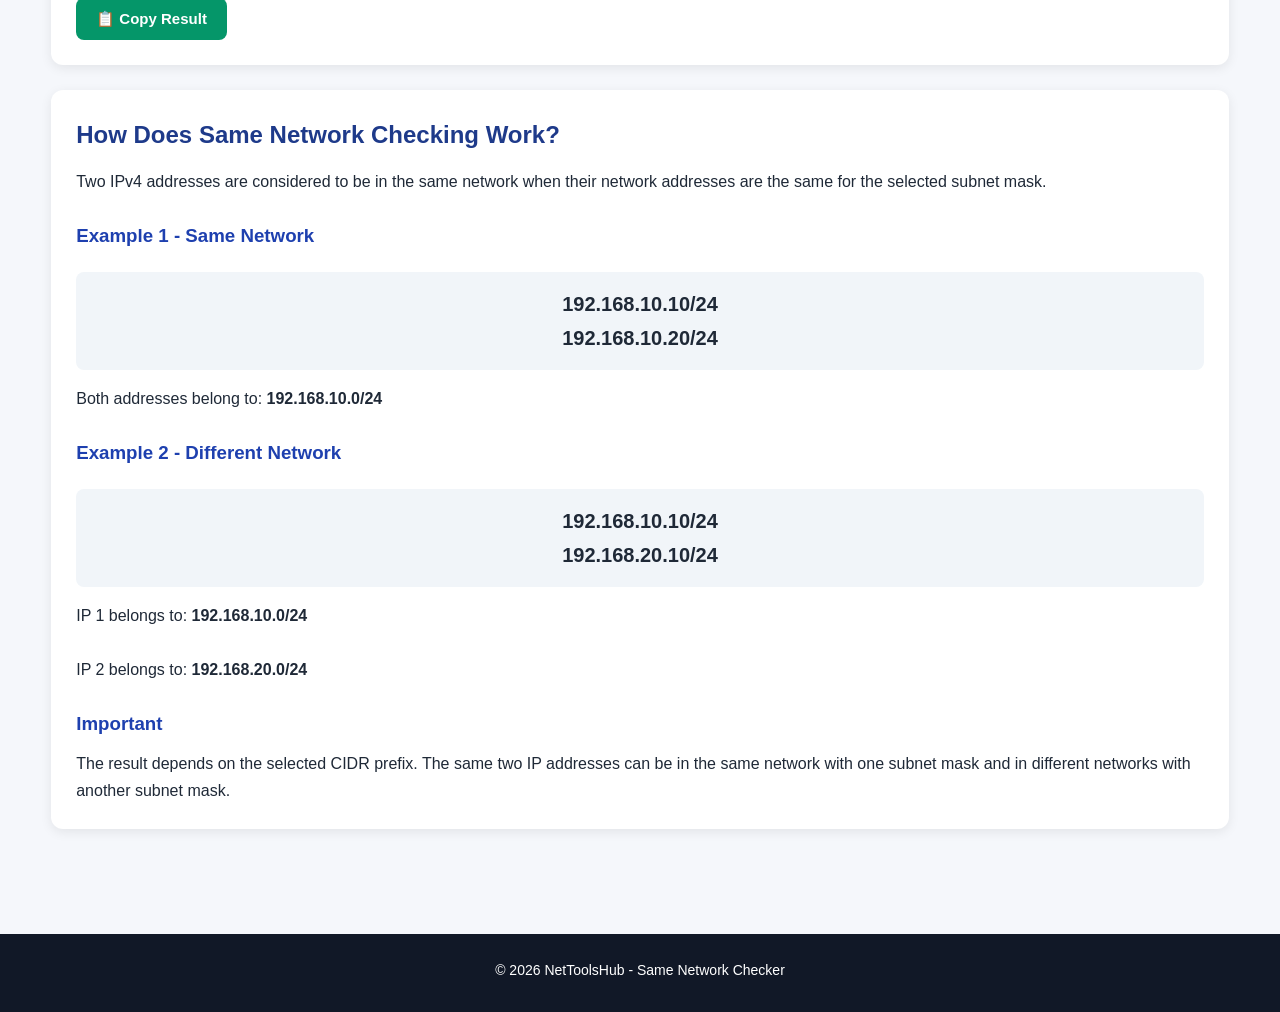
<file: same-network.html>
<!DOCTYPE html>
<html lang="en">

<head>
    <meta charset="UTF-8">

    <meta name="viewport" content="width=device-width, initial-scale=1.0">

    <meta name="description"
        content="Free Same Network Checker. Check whether two IPv4 addresses belong to the same network using CIDR subnetting.">

    <title>Same Network Checker - NetToolsHub</title>

    <link rel="stylesheet" href="style.css">
</head>

<body>

<header class="header">

    <div class="container">

        <h1>Same Network Checker</h1>

        <p>Check Whether Two IPv4 Addresses Are on the Same Network</p>

    </div>

</header>


<main class="container">

    <!-- Calculator -->

    <section class="card">

        <h2>IPv4 Same Network Checker</h2>

        <p>
            Enter two IPv4 addresses and a CIDR prefix to check
            whether both addresses belong to the same network.
        </p>


        <!-- IP 1 -->

        <div class="form-group">

            <label for="ip1">
                IP Address 1
            </label>

            <input
                type="text"
                id="ip1"
                value="192.168.10.10"
                placeholder="Example: 192.168.10.10"
            >

        </div>


        <!-- IP 2 -->

        <div class="form-group">

            <label for="ip2">
                IP Address 2
            </label>

            <input
                type="text"
                id="ip2"
                value="192.168.10.20"
                placeholder="Example: 192.168.10.20"
            >

        </div>


        <!-- CIDR -->

        <div class="form-group">

            <label for="cidr">
                CIDR Prefix
            </label>

            <select id="cidr">

                <option value="8">/8</option>
                <option value="9">/9</option>
                <option value="10">/10</option>
                <option value="11">/11</option>
                <option value="12">/12</option>
                <option value="13">/13</option>
                <option value="14">/14</option>
                <option value="15">/15</option>
                <option value="16">/16</option>
                <option value="17">/17</option>
                <option value="18">/18</option>
                <option value="19">/19</option>
                <option value="20">/20</option>
                <option value="21">/21</option>
                <option value="22">/22</option>
                <option value="23">/23</option>

                <option value="24" selected>/24</option>

                <option value="25">/25</option>
                <option value="26">/26</option>
                <option value="27">/27</option>
                <option value="28">/28</option>
                <option value="29">/29</option>
                <option value="30">/30</option>
                <option value="31">/31</option>
                <option value="32">/32</option>

            </select>

        </div>


        <!-- Examples -->

        <div class="example-buttons">

            <button onclick="setExample(
                '192.168.10.10',
                '192.168.10.20',
                24
            )">

                Same Network

            </button>


            <button onclick="setExample(
                '192.168.10.10',
                '192.168.20.10',
                24
            )">

                Different Network

            </button>


            <button onclick="setExample(
                '192.168.10.10',
                '192.168.10.40',
                27
            )">

                /27 Example

            </button>

        </div>


        <!-- Buttons -->

        <div class="button-group">

            <button
                class="calculate-btn"
                onclick="checkSameNetwork()">

                Check Network

            </button>


            <button
                class="reset-btn"
                onclick="resetNetwork()">

                Reset

            </button>

        </div>


        <p id="errorMessage" class="error"></p>

    </section>


    <!-- Main Result -->

    <section class="card">

        <h2>Network Result</h2>


        <div id="networkStatus"
             class="network-status">

            -

        </div>


        <div class="result-grid">


            <div class="result-item">

                <span>IP Address 1</span>

                <strong id="resultIP1">-</strong>

            </div>


            <div class="result-item">

                <span>IP Address 2</span>

                <strong id="resultIP2">-</strong>

            </div>


            <div class="result-item">

                <span>CIDR</span>

                <strong id="resultCIDR">-</strong>

            </div>


            <div class="result-item">

                <span>Subnet Mask</span>

                <strong id="subnetMask">-</strong>

            </div>


            <div class="result-item">

                <span>Network of IP 1</span>

                <strong id="network1">-</strong>

            </div>


            <div class="result-item">

                <span>Network of IP 2</span>

                <strong id="network2">-</strong>

            </div>


            <div class="result-item">

                <span>Broadcast of Network 1</span>

                <strong id="broadcast1">-</strong>

            </div>


            <div class="result-item">

                <span>Broadcast of Network 2</span>

                <strong id="broadcast2">-</strong>

            </div>

        </div>


        <button
            class="copy-btn"
            onclick="copyNetworkResult()">

            📋 Copy Result

        </button>

    </section>


    <!-- Explanation -->

    <section class="card info">

        <h2>How Does Same Network Checking Work?</h2>

        <p>
            Two IPv4 addresses are considered to be in the same
            network when their network addresses are the same
            for the selected subnet mask.
        </p>


        <h3>Example 1 - Same Network</h3>

        <div class="cidr-example">

            192.168.10.10/24<br>
            192.168.10.20/24

        </div>

        <p>
            Both addresses belong to:
            <strong>192.168.10.0/24</strong>
        </p>


        <h3>Example 2 - Different Network</h3>

        <div class="cidr-example">

            192.168.10.10/24<br>
            192.168.20.10/24

        </div>

        <p>
            IP 1 belongs to:
            <strong>192.168.10.0/24</strong>
            <br><br>

            IP 2 belongs to:
            <strong>192.168.20.0/24</strong>
        </p>


        <h3>Important</h3>

        <p>
            The result depends on the selected CIDR prefix.
            The same two IP addresses can be in the same network
            with one subnet mask and in different networks with
            another subnet mask.
        </p>

    </section>

</main>


<footer class="footer">

    <p>
        © 2026 NetToolsHub - Same Network Checker
    </p>

</footer>


<script src="same-network.js"></script>

</body>

</html>
</file>
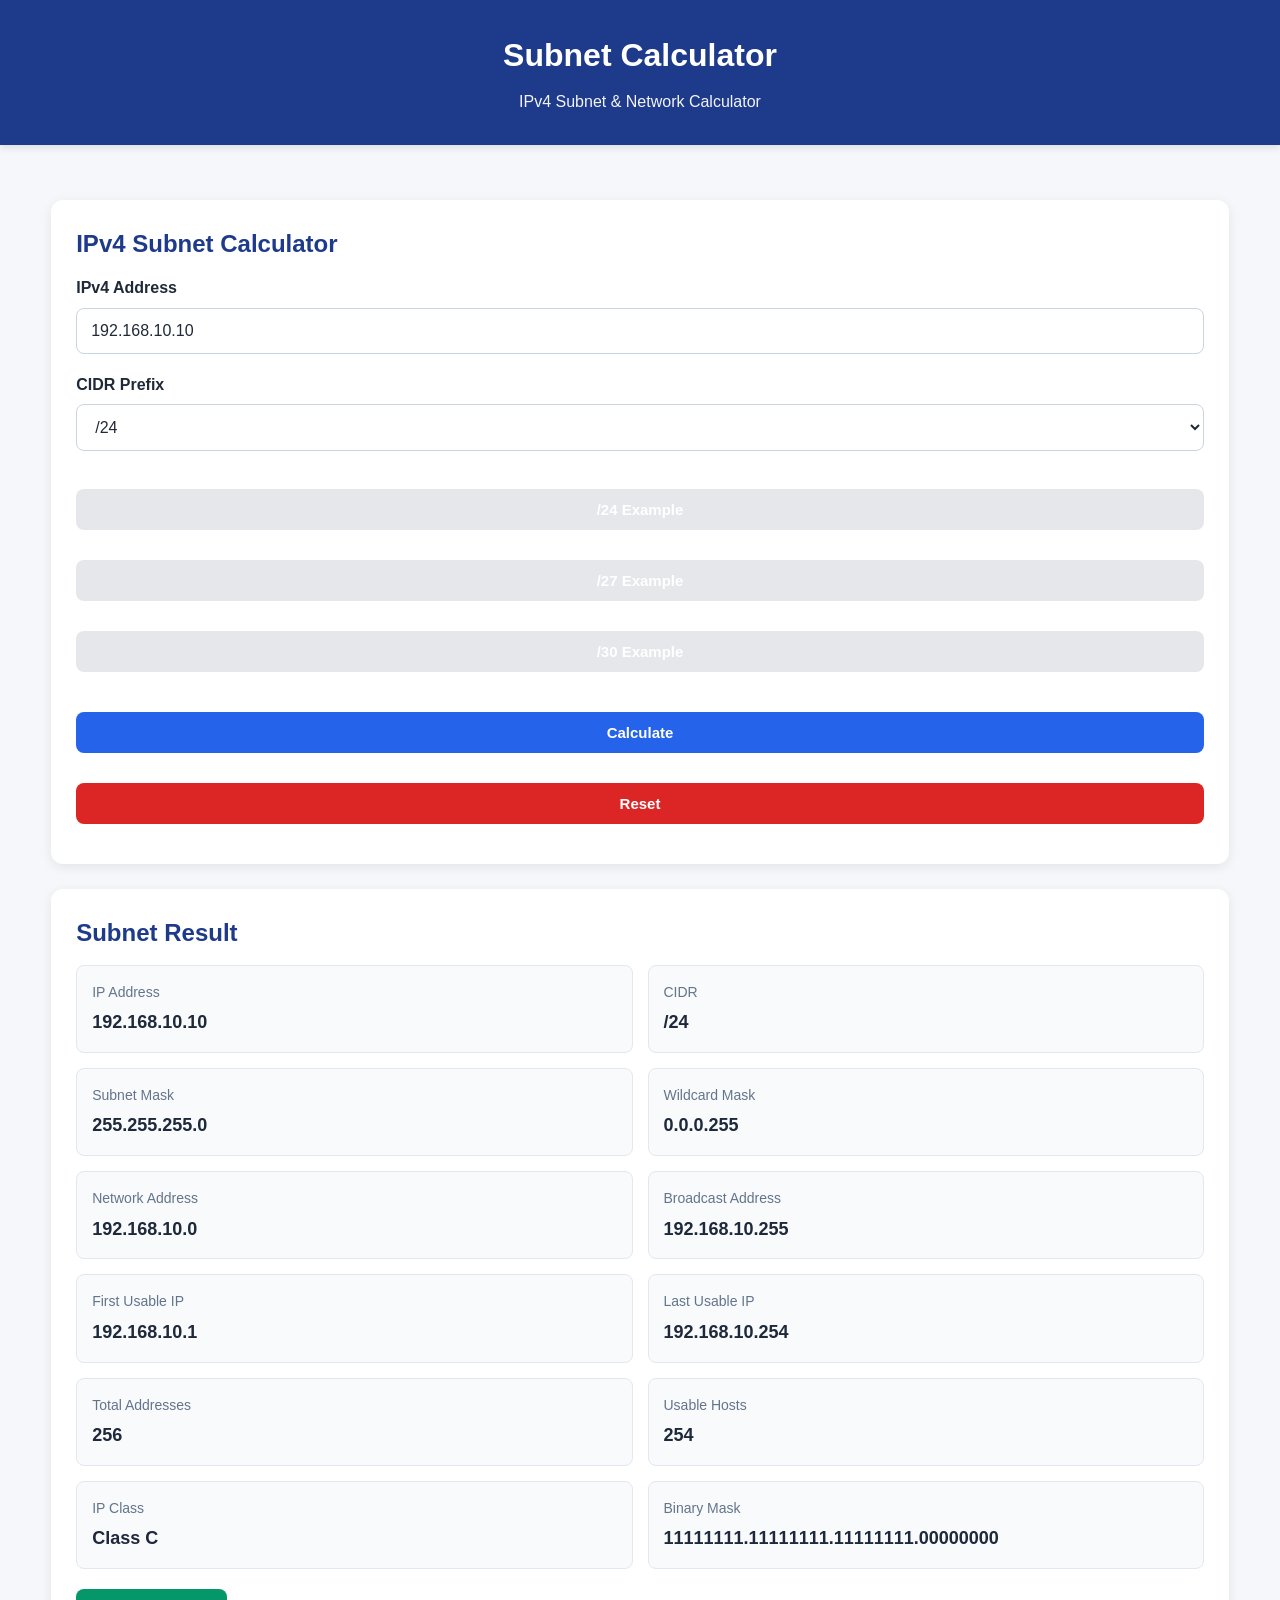
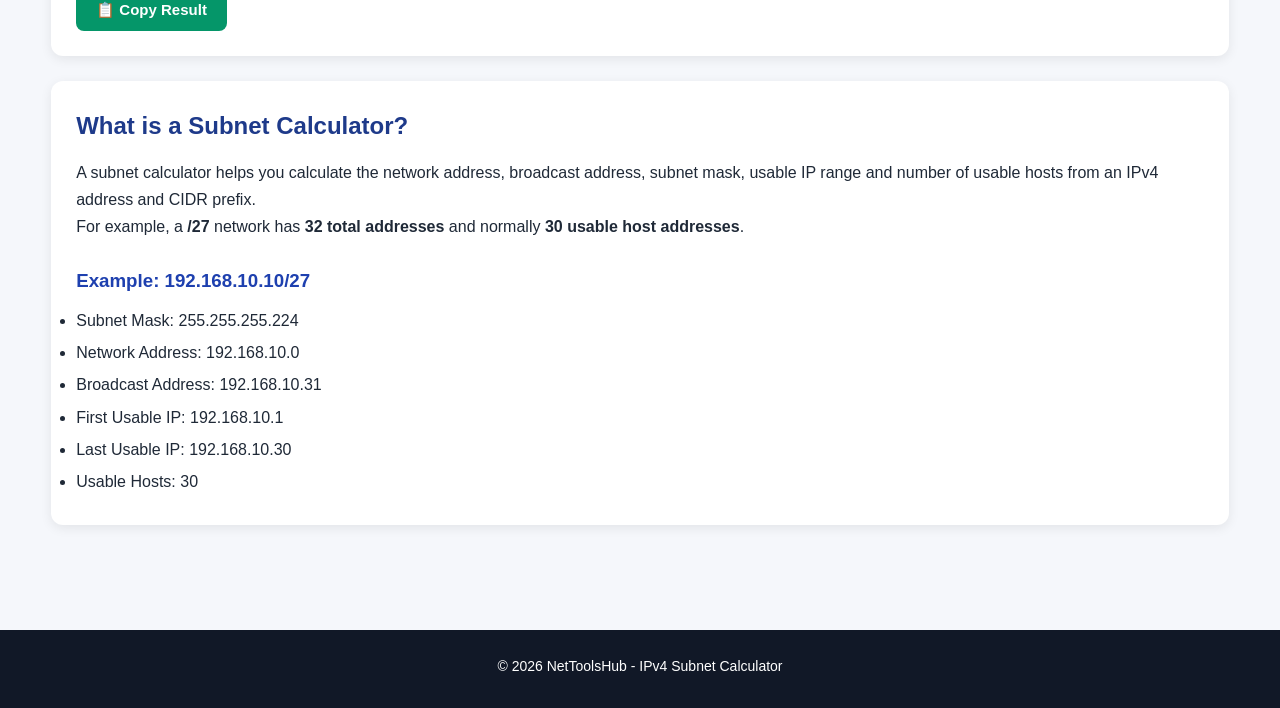
<file: subnet.html>
<!DOCTYPE html>
<html lang="en">
<head>
    <meta charset="UTF-8">

    <meta name="viewport"
          content="width=device-width, initial-scale=1.0">

    <meta name="description"
          content="Free IPv4 Subnet Calculator. Calculate subnet mask, network address, broadcast address, usable hosts, wildcard mask and IP range.">

    <title>Subnet Calculator - IPv4 Network Calculator</title>

    <link rel="stylesheet" href="style.css">
</head>

<body>

<header class="header">
    <div class="container">
        <h1>Subnet Calculator</h1>
        <p>IPv4 Subnet & Network Calculator</p>
    </div>
</header>


<main class="container">

    <!-- Calculator -->
    <section class="card">

        <h2>IPv4 Subnet Calculator</h2>

        <div class="form-group">
            <label for="ipAddress">IPv4 Address</label>

            <input
                type="text"
                id="ipAddress"
                placeholder="Example: 192.168.10.10"
                value="192.168.10.10"
            >
        </div>


        <div class="form-group">

            <label for="cidr">CIDR Prefix</label>

            <select id="cidr">

                <option value="0">/0</option>
                <option value="1">/1</option>
                <option value="2">/2</option>
                <option value="3">/3</option>
                <option value="4">/4</option>
                <option value="5">/5</option>
                <option value="6">/6</option>
                <option value="7">/7</option>
                <option value="8">/8</option>

                <option value="9">/9</option>
                <option value="10">/10</option>
                <option value="11">/11</option>
                <option value="12">/12</option>
                <option value="13">/13</option>
                <option value="14">/14</option>
                <option value="15">/15</option>
                <option value="16">/16</option>

                <option value="17">/17</option>
                <option value="18">/18</option>
                <option value="19">/19</option>
                <option value="20">/20</option>
                <option value="21">/21</option>
                <option value="22">/22</option>
                <option value="23">/23</option>
                <option value="24" selected>/24</option>

                <option value="25">/25</option>
                <option value="26">/26</option>
                <option value="27">/27</option>
                <option value="28">/28</option>
                <option value="29">/29</option>
                <option value="30">/30</option>
                <option value="31">/31</option>
                <option value="32">/32</option>

            </select>

        </div>


        <div class="example-buttons">

            <button onclick="setExample('192.168.10.10', 24)">
                /24 Example
            </button>

            <button onclick="setExample('192.168.10.10', 27)">
                /27 Example
            </button>

            <button onclick="setExample('192.168.10.10', 30)">
                /30 Example
            </button>

        </div>


        <div class="button-group">

            <button class="calculate-btn"
                    onclick="calculateSubnet()">
                Calculate
            </button>

            <button class="reset-btn"
                    onclick="resetCalculator()">
                Reset
            </button>

        </div>


        <p id="errorMessage" class="error"></p>

    </section>


    <!-- Result -->
    <section class="card result-card">

        <h2>Subnet Result</h2>


        <div class="result-grid">

            <div class="result-item">
                <span>IP Address</span>
                <strong id="resultIP">-</strong>
            </div>


            <div class="result-item">
                <span>CIDR</span>
                <strong id="resultCIDR">-</strong>
            </div>


            <div class="result-item">
                <span>Subnet Mask</span>
                <strong id="subnetMask">-</strong>
            </div>


            <div class="result-item">
                <span>Wildcard Mask</span>
                <strong id="wildcardMask">-</strong>
            </div>


            <div class="result-item">
                <span>Network Address</span>
                <strong id="networkAddress">-</strong>
            </div>


            <div class="result-item">
                <span>Broadcast Address</span>
                <strong id="broadcastAddress">-</strong>
            </div>


            <div class="result-item">
                <span>First Usable IP</span>
                <strong id="firstIP">-</strong>
            </div>


            <div class="result-item">
                <span>Last Usable IP</span>
                <strong id="lastIP">-</strong>
            </div>


            <div class="result-item">
                <span>Total Addresses</span>
                <strong id="totalAddresses">-</strong>
            </div>


            <div class="result-item">
                <span>Usable Hosts</span>
                <strong id="usableHosts">-</strong>
            </div>


            <div class="result-item">
                <span>IP Class</span>
                <strong id="ipClass">-</strong>
            </div>


            <div class="result-item">
                <span>Binary Mask</span>
                <strong id="binaryMask">-</strong>
            </div>

        </div>


        <button class="copy-btn"
                onclick="copyResult()">
            📋 Copy Result
        </button>

    </section>


    <!-- Information -->
    <section class="card info">

        <h2>What is a Subnet Calculator?</h2>

        <p>
            A subnet calculator helps you calculate the network address,
            broadcast address, subnet mask, usable IP range and number of
            usable hosts from an IPv4 address and CIDR prefix.
        </p>

        <p>
            For example, a <strong>/27</strong> network has
            <strong>32 total addresses</strong> and normally
            <strong>30 usable host addresses</strong>.
        </p>


        <h3>Example: 192.168.10.10/27</h3>

        <ul>
            <li>Subnet Mask: 255.255.255.224</li>
            <li>Network Address: 192.168.10.0</li>
            <li>Broadcast Address: 192.168.10.31</li>
            <li>First Usable IP: 192.168.10.1</li>
            <li>Last Usable IP: 192.168.10.30</li>
            <li>Usable Hosts: 30</li>
        </ul>

    </section>

</main>


<footer class="footer">

    <p>
        © 2026 NetToolsHub - IPv4 Subnet Calculator
    </p>

</footer>


<script src="subnet.js"></script>

</body>
</html>
</file>
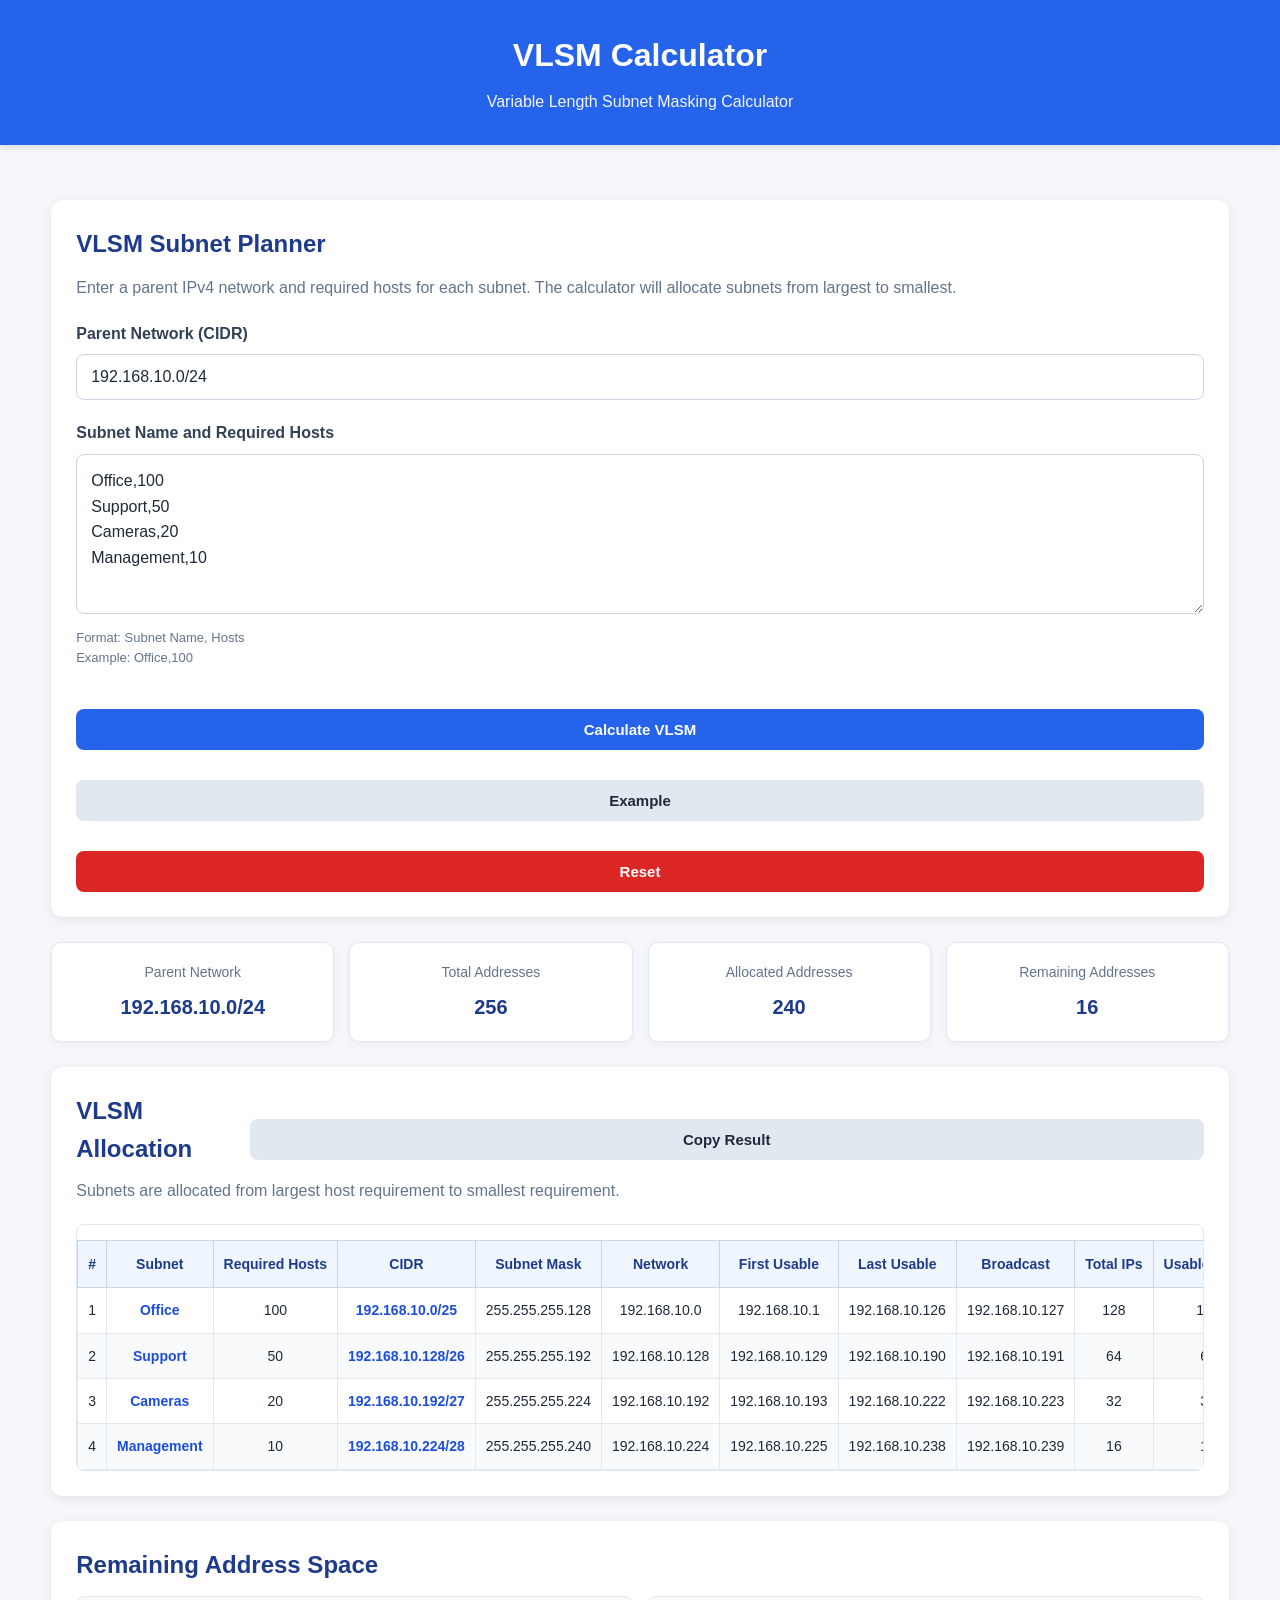
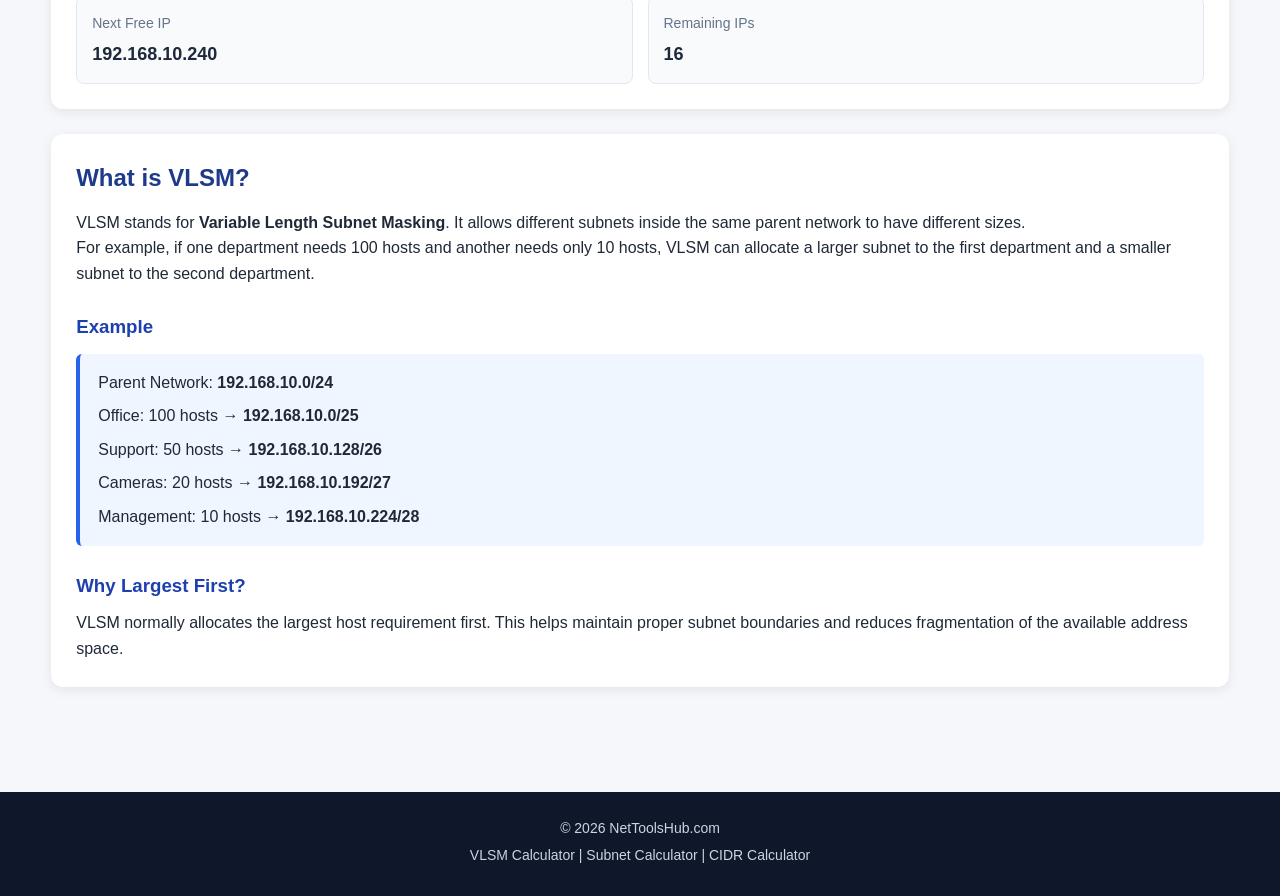
<file: vlsm.html>
<!DOCTYPE html>
<html lang="en">
<head>
    <meta charset="UTF-8">
    <meta name="viewport" content="width=device-width, initial-scale=1.0">

    <title>VLSM Calculator - Variable Length Subnet Masking</title>

    <meta name="description"
          content="Free VLSM Calculator to divide an IPv4 network into variable length subnets based on host requirements.">

    <meta name="keywords"
          content="VLSM calculator, variable length subnet mask, subnet calculator, IPv4 VLSM, networking tools">

    <link rel="stylesheet" href="style.css">
</head>

<body>

    <!-- Header -->
    <header>
        <div class="container">
            <h1>VLSM Calculator</h1>
            <p>Variable Length Subnet Masking Calculator</p>
        </div>
    </header>


    <!-- Main Content -->
    <main class="container">

        <!-- Calculator Card -->
        <section class="card">

            <h2>VLSM Subnet Planner</h2>

            <p class="description">
                Enter a parent IPv4 network and required hosts for each subnet.
                The calculator will allocate subnets from largest to smallest.
            </p>


            <!-- Parent Network -->
            <div class="input-group">

                <label for="parentNetwork">
                    Parent Network (CIDR)
                </label>

                <input
                    type="text"
                    id="parentNetwork"
                    placeholder="Example: 192.168.10.0/24"
                    value="192.168.10.0/24"
                >

            </div>


            <!-- Host Requirements -->
            <div class="input-group">

                <label for="requirements">
                    Subnet Name and Required Hosts
                </label>

                <textarea
                    id="requirements"
                    placeholder="Enter one subnet per line

Example:
Office,100
Support,50
Cameras,20
Management,10"
                >Office,100
Support,50
Cameras,20
Management,10</textarea>

                <small>
                    Format: Subnet Name, Hosts
                    <br>
                    Example: Office,100
                </small>

            </div>


            <!-- Buttons -->
            <div class="button-group">

                <button
                    type="button"
                    onclick="calculateVLSM()"
                    class="btn-primary">
                    Calculate VLSM
                </button>

                <button
                    type="button"
                    onclick="loadVLSMExample()"
                    class="btn-secondary">
                    Example
                </button>

                <button
                    type="button"
                    onclick="resetVLSM()"
                    class="btn-danger">
                    Reset
                </button>

            </div>

        </section>


        <!-- Error Message -->
        <div
            id="errorMessage"
            class="error-message"
            style="display:none;">
        </div>


        <!-- Summary -->
        <section
            id="vlsmSummary"
            class="vlsm-summary"
            style="display:none;">

            <div class="summary-box">

                <span>Parent Network</span>

                <strong id="summaryParent">
                    -
                </strong>

            </div>


            <div class="summary-box">

                <span>Total Addresses</span>

                <strong id="summaryTotal">
                    -
                </strong>

            </div>


            <div class="summary-box">

                <span>Allocated Addresses</span>

                <strong id="summaryAllocated">
                    -
                </strong>

            </div>


            <div class="summary-box">

                <span>Remaining Addresses</span>

                <strong id="summaryRemaining">
                    -
                </strong>

            </div>

        </section>


        <!-- Results -->
        <section
            id="vlsmResults"
            class="card"
            style="display:none;">

            <div class="result-header">

                <h2>VLSM Allocation</h2>

                <button
                    type="button"
                    onclick="copyVLSMResult()"
                    class="btn-secondary">
                    Copy Result
                </button>

            </div>


            <p class="description">
                Subnets are allocated from largest host requirement
                to smallest requirement.
            </p>


            <!-- Table -->
            <div class="table-container">

                <table>

                    <thead>

                        <tr>

                            <th>#</th>

                            <th>Subnet</th>

                            <th>Required Hosts</th>

                            <th>CIDR</th>

                            <th>Subnet Mask</th>

                            <th>Network</th>

                            <th>First Usable</th>

                            <th>Last Usable</th>

                            <th>Broadcast</th>

                            <th>Total IPs</th>

                            <th>Usable Hosts</th>

                            <th>Spare Hosts</th>

                        </tr>

                    </thead>

                    <tbody id="vlsmTableBody">

                    </tbody>

                </table>

            </div>

        </section>


        <!-- Free Space -->
        <section
            id="freeSpace"
            class="card"
            style="display:none;">

            <h2>Remaining Address Space</h2>

            <div class="result-grid">

                <div class="result-item">

                    <span>Next Free IP</span>

                    <strong id="nextFreeIP">-</strong>

                </div>

                <div class="result-item">

                    <span>Remaining IPs</span>

                    <strong id="remainingIPs">-</strong>

                </div>

            </div>

        </section>


        <!-- Information -->
        <section class="card">

            <h2>What is VLSM?</h2>

            <p>
                VLSM stands for
                <strong>Variable Length Subnet Masking</strong>.
                It allows different subnets inside the same parent
                network to have different sizes.
            </p>

            <p>
                For example, if one department needs 100 hosts and
                another needs only 10 hosts, VLSM can allocate a
                larger subnet to the first department and a smaller
                subnet to the second department.
            </p>


            <h3>Example</h3>

            <div class="info-box">

                <p>
                    Parent Network:
                    <strong>192.168.10.0/24</strong>
                </p>

                <p>
                    Office: 100 hosts →
                    <strong>192.168.10.0/25</strong>
                </p>

                <p>
                    Support: 50 hosts →
                    <strong>192.168.10.128/26</strong>
                </p>

                <p>
                    Cameras: 20 hosts →
                    <strong>192.168.10.192/27</strong>
                </p>

                <p>
                    Management: 10 hosts →
                    <strong>192.168.10.224/28</strong>
                </p>

            </div>


            <h3>Why Largest First?</h3>

            <p>
                VLSM normally allocates the largest host requirement
                first. This helps maintain proper subnet boundaries
                and reduces fragmentation of the available address
                space.
            </p>

        </section>

    </main>


    <!-- Footer -->
    <footer>

        <div class="container">

            <p>
                © 2026 NetToolsHub.com
            </p>

            <p>
                VLSM Calculator | Subnet Calculator | CIDR Calculator
            </p>

        </div>

    </footer>


    <!-- JavaScript -->
    <script src="vlsm.js"></script>

</body>
</html>
</file>
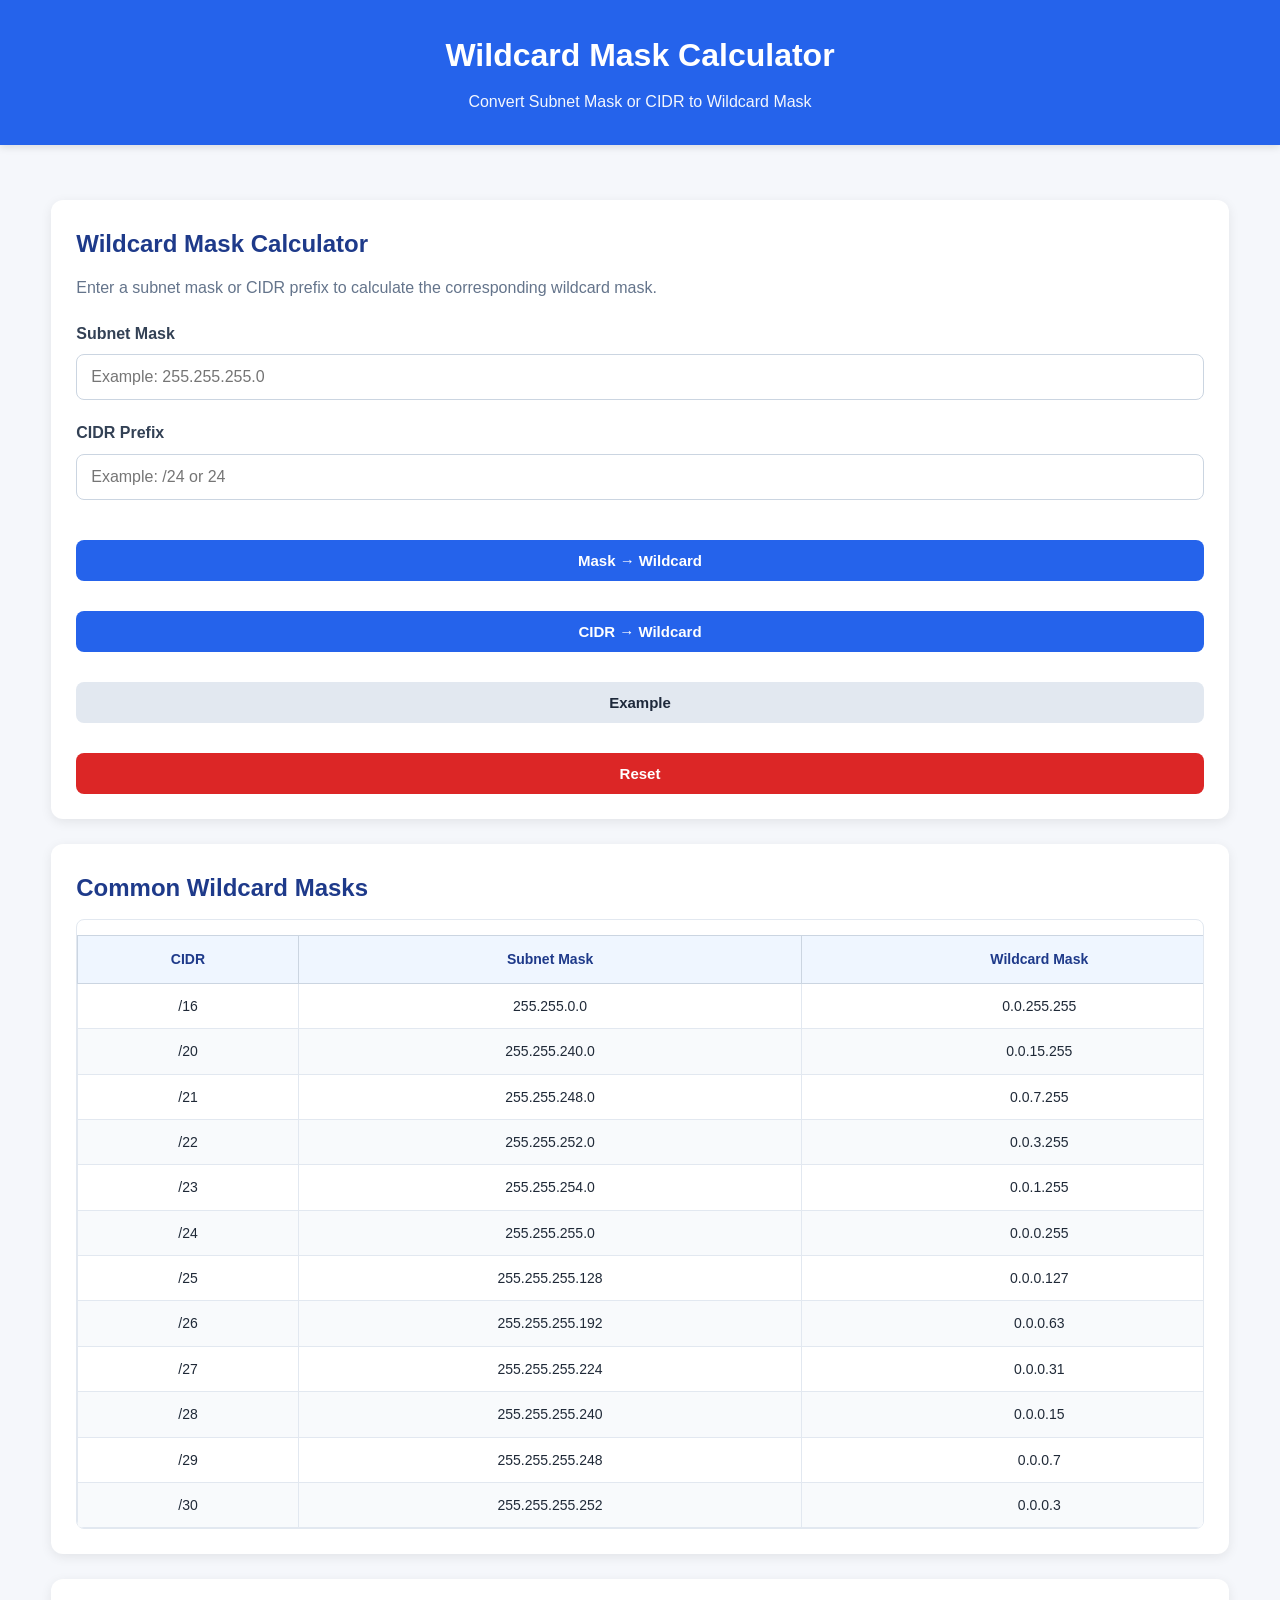
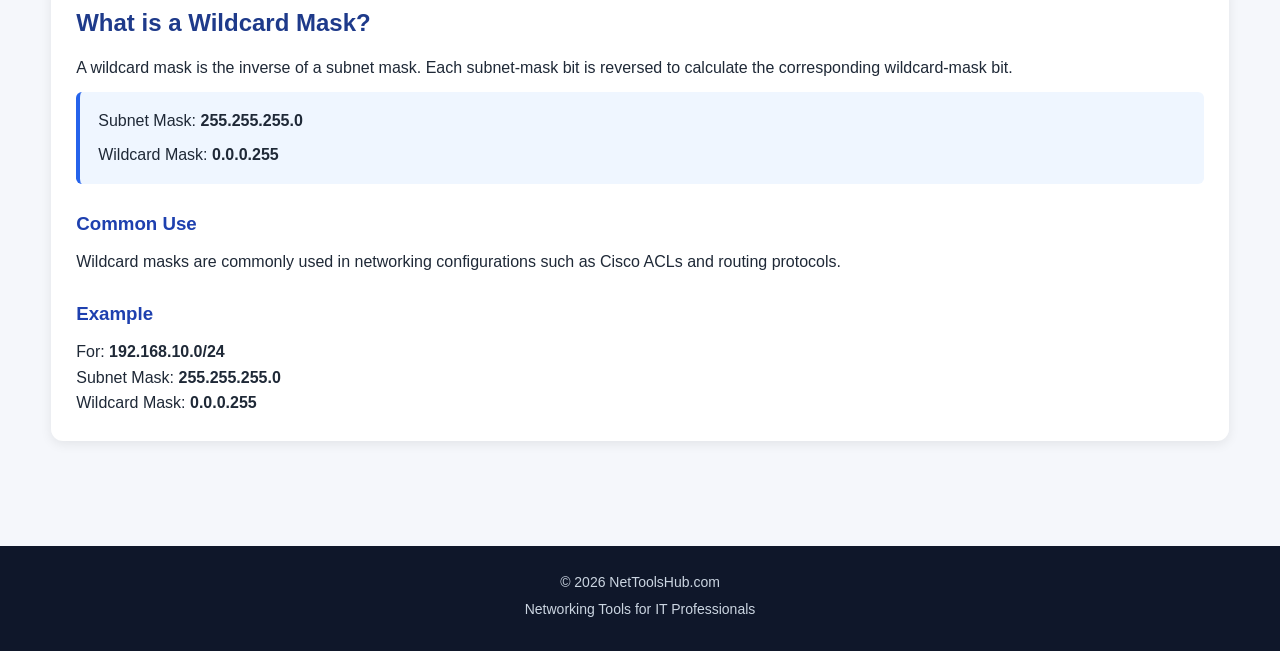
<file: wildcard.html>
<!DOCTYPE html>
<html lang="en">

<head>
    <meta charset="UTF-8">
    <meta name="viewport" content="width=device-width, initial-scale=1.0">

    <title>Wildcard Mask Calculator - NetToolsHub</title>

    <meta name="description"
        content="Free IPv4 Wildcard Mask Calculator. Convert subnet mask or CIDR to wildcard mask.">

    <link rel="stylesheet" href="style.css">
</head>

<body>

<header>
    <div class="container">
        <h1>Wildcard Mask Calculator</h1>
        <p>Convert Subnet Mask or CIDR to Wildcard Mask</p>
    </div>
</header>


<main class="container">

    <!-- Calculator -->
    <section class="card">

        <h2>Wildcard Mask Calculator</h2>

        <p class="description">
            Enter a subnet mask or CIDR prefix to calculate the
            corresponding wildcard mask.
        </p>


        <!-- Subnet Mask -->
        <div class="input-group">

            <label for="subnetMask">
                Subnet Mask
            </label>

            <input
                type="text"
                id="subnetMask"
                placeholder="Example: 255.255.255.0"
                autocomplete="off"
            >

        </div>


        <!-- CIDR -->
        <div class="input-group">

            <label for="cidr">
                CIDR Prefix
            </label>

            <input
                type="text"
                id="cidr"
                placeholder="Example: /24 or 24"
                autocomplete="off"
            >

        </div>


        <!-- Buttons -->
        <div class="button-group">

            <button
                type="button"
                class="btn-primary"
                onclick="calculateFromMask()">

                Mask → Wildcard

            </button>


            <button
                type="button"
                class="btn-primary"
                onclick="calculateFromCIDR()">

                CIDR → Wildcard

            </button>


            <button
                type="button"
                class="btn-secondary"
                onclick="loadWildcardExample()">

                Example

            </button>


            <button
                type="button"
                class="btn-danger"
                onclick="resetWildcard()">

                Reset

            </button>

        </div>

    </section>


    <!-- Error -->
    <div
        id="wildcardError"
        class="error-message"
        style="display:none;">
    </div>


    <!-- Result -->
    <section
        id="wildcardResult"
        class="card"
        style="display:none;">

        <div class="result-header">

            <h2>Wildcard Result</h2>

            <button
                type="button"
                class="btn-secondary"
                onclick="copyWildcardResult()">

                Copy Result

            </button>

        </div>


        <div class="result-grid">

            <div class="result-item">

                <span>Subnet Mask</span>

                <strong id="resultMask">
                    -
                </strong>

            </div>


            <div class="result-item">

                <span>CIDR</span>

                <strong id="resultCIDR">
                    -
                </strong>

            </div>


            <div class="result-item">

                <span>Wildcard Mask</span>

                <strong id="resultWildcard">
                    -
                </strong>

            </div>


            <div class="result-item">

                <span>Network Bits</span>

                <strong id="resultNetworkBits">
                    -
                </strong>

            </div>


            <div class="result-item">

                <span>Host Bits</span>

                <strong id="resultHostBits">
                    -
                </strong>

            </div>


            <div class="result-item">

                <span>Total IP Addresses</span>

                <strong id="resultTotalIPs">
                    -
                </strong>

            </div>

        </div>


        <!-- Binary -->
        <div class="input-group" style="margin-top:25px;">

            <label>
                Binary Wildcard Mask
            </label>

            <div class="info-box">

                <strong id="resultBinary">
                    -
                </strong>

            </div>

        </div>

    </section>


    <!-- Common Table -->
    <section class="card">

        <h2>Common Wildcard Masks</h2>

        <div class="table-container">

            <table>

                <thead>

                    <tr>
                        <th>CIDR</th>
                        <th>Subnet Mask</th>
                        <th>Wildcard Mask</th>
                    </tr>

                </thead>

                <tbody>

                    <tr>
                        <td>/16</td>
                        <td>255.255.0.0</td>
                        <td>0.0.255.255</td>
                    </tr>

                    <tr>
                        <td>/20</td>
                        <td>255.255.240.0</td>
                        <td>0.0.15.255</td>
                    </tr>

                    <tr>
                        <td>/21</td>
                        <td>255.255.248.0</td>
                        <td>0.0.7.255</td>
                    </tr>

                    <tr>
                        <td>/22</td>
                        <td>255.255.252.0</td>
                        <td>0.0.3.255</td>
                    </tr>

                    <tr>
                        <td>/23</td>
                        <td>255.255.254.0</td>
                        <td>0.0.1.255</td>
                    </tr>

                    <tr>
                        <td>/24</td>
                        <td>255.255.255.0</td>
                        <td>0.0.0.255</td>
                    </tr>

                    <tr>
                        <td>/25</td>
                        <td>255.255.255.128</td>
                        <td>0.0.0.127</td>
                    </tr>

                    <tr>
                        <td>/26</td>
                        <td>255.255.255.192</td>
                        <td>0.0.0.63</td>
                    </tr>

                    <tr>
                        <td>/27</td>
                        <td>255.255.255.224</td>
                        <td>0.0.0.31</td>
                    </tr>

                    <tr>
                        <td>/28</td>
                        <td>255.255.255.240</td>
                        <td>0.0.0.15</td>
                    </tr>

                    <tr>
                        <td>/29</td>
                        <td>255.255.255.248</td>
                        <td>0.0.0.7</td>
                    </tr>

                    <tr>
                        <td>/30</td>
                        <td>255.255.255.252</td>
                        <td>0.0.0.3</td>
                    </tr>

                </tbody>

            </table>

        </div>

    </section>


    <!-- Information -->
    <section class="card">

        <h2>What is a Wildcard Mask?</h2>

        <p>
            A wildcard mask is the inverse of a subnet mask.
            Each subnet-mask bit is reversed to calculate the
            corresponding wildcard-mask bit.
        </p>


        <div class="info-box">

            <p>
                Subnet Mask:
                <strong>255.255.255.0</strong>
            </p>

            <p>
                Wildcard Mask:
                <strong>0.0.0.255</strong>
            </p>

        </div>


        <h3>Common Use</h3>

        <p>
            Wildcard masks are commonly used in networking
            configurations such as Cisco ACLs and routing protocols.
        </p>


        <h3>Example</h3>

        <p>
            For:
            <strong>192.168.10.0/24</strong>
        </p>

        <p>
            Subnet Mask:
            <strong>255.255.255.0</strong>
        </p>

        <p>
            Wildcard Mask:
            <strong>0.0.0.255</strong>
        </p>

    </section>

</main>


<footer>

    <div class="container">

        <p>
            © 2026 NetToolsHub.com
        </p>

        <p>
            Networking Tools for IT Professionals
        </p>

    </div>

</footer>


<script src="wildcard.js"></script>

</body>
</html>
</file>
<file: style.css>
* {
    box-sizing: border-box;
}

body {
    margin: 0;
    font-family: Arial, sans-serif;
    background: #f4f6f8;
    color: #222;
}

.container {
    width: 90%;
    max-width: 1000px;
    margin: auto;
}

header {
    background: #1f4e79;
    color: white;
    text-align: center;
    padding: 30px 10px;
}

header h1 {
    margin: 0;
    font-size: 32px;
}

header p {
    margin-top: 8px;
}

.calculator-card,
.result-section,
.info-section {
    background: white;
    margin-top: 25px;
    padding: 25px;
    border-radius: 12px;
    box-shadow: 0 3px 12px rgba(0,0,0,0.08);
}

h2 {
    margin-top: 0;
    color: #1f4e79;
}

.input-row {
    display: flex;
    gap: 20px;
}

.input-group {
    flex: 1;
}

label {
    display: block;
    margin-bottom: 8px;
    font-weight: bold;
}

input,
select {
    width: 100%;
    padding: 13px;
    border: 1px solid #ccc;
    border-radius: 7px;
    font-size: 16px;
}

button {
    margin-top: 20px;
    width: 100%;
    padding: 14px;
    border: none;
    border-radius: 7px;
    background: #1f4e79;
    color: white;
    font-size: 17px;
    cursor: pointer;
}

button:hover {
    opacity: 0.9;
}

.result-grid {
    display: grid;
    grid-template-columns: repeat(2, 1fr);
    gap: 15px;
}

.result-box {
    background: #f5f7fa;
    padding: 18px;
    border-radius: 8px;
}

.result-box span {
    display: block;
    font-size: 14px;
    color: #666;
    margin-bottom: 8px;
}

.result-box strong {
    font-size: 17px;
    color: #222;
}

.error {
    color: #d93025;
    font-weight: bold;
    margin-top: 15px;
}

.info-section {
    line-height: 1.7;
}

footer {
    margin-top: 40px;
    padding: 25px;
    background: #222;
    color: white;
    text-align: center;
}

@media (max-width: 600px) {

    .input-row {
        flex-direction: column;
    }

    .result-grid {
        grid-template-columns: 1fr;
    }

    header h1 {
        font-size: 26px;
    }
}

.header-content {
    display: flex;
    justify-content: space-between;
    align-items: center;
}

.header-content button {
    width: auto;
    margin: 0;
    background: white;
    color: #1f4e79;
}


.button-row {
    display: flex;
    gap: 10px;
}

.button-row button {
    flex: 1;
}


.secondary-btn {
    background: #666;
}


.copy-btn {
    background: #2e7d32;
    width: auto;
    margin-top: 0;
}


.network-result {
    margin-top: 20px;
    padding: 15px;
    border-radius: 8px;
    font-weight: bold;
    background: #f1f1f1;
}


/* Dark Mode */

body.dark-mode {
    background: #121212;
    color: #eeeeee;
}


body.dark-mode
.calculator-card,
body.dark-mode
.result-section,
body.dark-mode
.info-section {
    background: #1e1e1e;
}


body.dark-mode .result-box {
    background: #292929;
}


body.dark-mode .result-box strong {
    color: #ffffff;
}


body.dark-mode input,
body.dark-mode select {
    background: #292929;
    color: white;
    border-color: #555;
}


body.dark-mode h2 {
    color: #64b5f6;
}


body.dark-mode .network-result {
    background: #292929;
}


@media (max-width: 600px) {

    .header-content {
        flex-direction: column;
        gap: 15px;
    }

    .button-row {
        flex-direction: column;
    }
}

.navbar {
    background: #ffffff;
    border-bottom: 1px solid #ddd;
}

.nav-container {
    width: 90%;
    max-width: 1000px;
    margin: auto;

    display: flex;
    justify-content: space-between;
    align-items: center;

    padding: 15px 0;
}

.logo {
    font-size: 22px;
    font-weight: bold;
    color: #1f4e79;
    text-decoration: none;
}

.nav-links {
    display: flex;
    gap: 18px;
}

.nav-links a {
    text-decoration: none;
    color: #333;
    font-weight: 600;
}

.tools-section {
    margin-top: 30px;
}

.tools-grid {
    display: grid;

    grid-template-columns:
        repeat(3, 1fr);

    gap: 20px;
}

.tool-card {
    text-decoration: none;

    background: white;

    padding: 20px;

    border-radius: 10px;

    box-shadow:
        0 3px 12px
        rgba(0,0,0,0.08);

    transition: 0.2s;
}

.tool-card:hover {
    transform: translateY(-3px);
}

.tool-card h3 {
    color: #1f4e79;
}

.tool-card p {
    color: #666;
}


@media (max-width: 700px) {

    .nav-container {
        flex-direction: column;
        gap: 15px;
    }

    .nav-links {
        flex-wrap: wrap;
        justify-content: center;
    }

    .tools-grid {
        grid-template-columns: 1fr;
    }
}

* {
    box-sizing: border-box;
}

body {
    margin: 0;
    font-family: Arial, sans-serif;
    background: #f4f7fb;
    color: #222;
}

.container {
    width: 92%;
    max-width: 1000px;
    margin: auto;
}

.header {
    background: #1e3a8a;
    color: white;
    text-align: center;
    padding: 30px 10px;
}

.header h1 {
    margin: 0;
    font-size: 32px;
}

.header p {
    margin-top: 8px;
}


.card {
    background: white;
    margin: 25px 0;
    padding: 25px;
    border-radius: 12px;
    box-shadow: 0 3px 12px rgba(0,0,0,0.08);
}

.card h2 {
    margin-top: 0;
}


.form-group {
    margin-bottom: 18px;
}

.form-group label {
    display: block;
    margin-bottom: 7px;
    font-weight: bold;
}


input,
select {
    width: 100%;
    padding: 13px;
    border: 1px solid #ccc;
    border-radius: 7px;
    font-size: 16px;
}


button {
    border: none;
    padding: 12px 18px;
    border-radius: 7px;
    cursor: pointer;
    font-size: 15px;
}


.example-buttons {
    display: flex;
    flex-wrap: wrap;
    gap: 10px;
    margin-bottom: 20px;
}

.example-buttons button {
    background: #e5e7eb;
}


.button-group {
    display: flex;
    gap: 10px;
}


.calculate-btn {
    background: #2563eb;
    color: white;
}


.reset-btn {
    background: #dc2626;
    color: white;
}


.copy-btn {
    margin-top: 20px;
    background: #059669;
    color: white;
}


.error {
    color: #dc2626;
    font-weight: bold;
    margin-top: 15px;
}


.result-grid {
    display: grid;
    grid-template-columns: repeat(2, 1fr);
    gap: 15px;
}


.result-item {
    background: #f8fafc;
    border: 1px solid #e5e7eb;
    padding: 16px;
    border-radius: 8px;
}


.result-item span {
    display: block;
    font-size: 14px;
    color: #666;
    margin-bottom: 7px;
}


.result-item strong {
    font-size: 16px;
    word-break: break-word;
}


.info {
    line-height: 1.7;
}


.info li {
    margin-bottom: 5px;
}


.footer {
    text-align: center;
    padding: 25px;
    background: #111827;
    color: white;
    margin-top: 30px;
}


@media (max-width: 600px) {

    .container {
        width: 94%;
    }

    .header h1 {
        font-size: 26px;
    }

    .result-grid {
        grid-template-columns: 1fr;
    }

    .button-group {
        flex-direction: column;
    }

    .example-buttons {
        flex-direction: column;
    }

}

.cidr-example {
    background: #f1f5f9;
    padding: 15px;
    border-radius: 8px;
    font-size: 20px;
    font-weight: bold;
    text-align: center;
    margin: 15px 0;
}

.table-container {
    overflow-x: auto;
}

table {
    width: 100%;
    border-collapse: collapse;
    margin-top: 15px;
}

table th,
table td {
    border: 1px solid #ddd;
    padding: 12px;
    text-align: center;
}

table th {
    background: #f1f5f9;
}

table tr:nth-child(even) {
    background: #fafafa;
}

.network-status {
    text-align: center;
    padding: 18px;
    margin-bottom: 20px;
    border-radius: 10px;
    font-size: 22px;
    font-weight: bold;
}

.network-status.same {
    background: #dcfce7;
    color: #166534;
    border: 1px solid #86efac;
}

.network-status.different {
    background: #fee2e2;
    color: #991b1b;
    border: 1px solid #fca5a5;
}

/* =========================================
   NetToolsHub - Main Style Sheet
   ========================================= */


/* ---------- Global ---------- */

* {
    box-sizing: border-box;
    margin: 0;
    padding: 0;
}

html {
    scroll-behavior: smooth;
}

body {
    font-family: Arial, Helvetica, sans-serif;
    background: #f5f7fb;
    color: #1f2937;
    line-height: 1.6;
}


/* ---------- Container ---------- */

.container {
    width: 92%;
    max-width: 1200px;
    margin: auto;
}


/* ---------- Header ---------- */

header {
    background: #2563eb;
    color: white;
    padding: 30px 0;
    text-align: center;
    box-shadow: 0 2px 8px rgba(0, 0, 0, 0.12);
}

header h1 {
    font-size: 32px;
    margin-bottom: 5px;
}

header p {
    font-size: 16px;
    opacity: 0.95;
}


/* ---------- Main ---------- */

main {
    padding: 30px 0 50px;
}


/* ---------- Card ---------- */

.card {
    background: white;
    border-radius: 12px;
    padding: 25px;
    margin-bottom: 25px;
    box-shadow: 0 3px 12px rgba(0, 0, 0, 0.08);
}

.card h2 {
    color: #1e3a8a;
    margin-bottom: 12px;
    font-size: 24px;
}

.card h3 {
    color: #1e40af;
    margin-top: 25px;
    margin-bottom: 10px;
}

.description {
    color: #64748b;
    margin-bottom: 20px;
}


/* ---------- Input Group ---------- */

.input-group {
    margin-bottom: 20px;
}

.input-group label {
    display: block;
    font-weight: bold;
    margin-bottom: 8px;
    color: #334155;
}

.input-group small {
    display: block;
    margin-top: 6px;
    color: #64748b;
    font-size: 13px;
}


/* ---------- Inputs ---------- */

input[type="text"],
input[type="number"],
textarea,
select {
    width: 100%;
    padding: 13px 14px;
    border: 1px solid #cbd5e1;
    border-radius: 8px;
    font-size: 16px;
    font-family: inherit;
    background: #ffffff;
    color: #1f2937;
    outline: none;
    transition: border-color 0.2s, box-shadow 0.2s;
}

input[type="text"]:focus,
input[type="number"]:focus,
textarea:focus,
select:focus {
    border-color: #2563eb;
    box-shadow: 0 0 0 3px rgba(37, 99, 235, 0.12);
}


/* ---------- Textarea ---------- */

textarea {
    min-height: 160px;
    resize: vertical;
    line-height: 1.6;
}


/* ---------- Buttons ---------- */

.button-group {
    display: flex;
    flex-wrap: wrap;
    gap: 10px;
    margin-top: 20px;
}

button {
    border: none;
    border-radius: 8px;
    padding: 12px 20px;
    font-size: 15px;
    font-weight: bold;
    cursor: pointer;
    transition: 0.2s ease;
}

button:hover {
    transform: translateY(-1px);
}

button:active {
    transform: translateY(0);
}


/* Primary Button */

.btn-primary {
    background: #2563eb;
    color: white;
}

.btn-primary:hover {
    background: #1d4ed8;
}


/* Secondary Button */

.btn-secondary {
    background: #e2e8f0;
    color: #1e293b;
}

.btn-secondary:hover {
    background: #cbd5e1;
}


/* Danger Button */

.btn-danger {
    background: #dc2626;
    color: white;
}

.btn-danger:hover {
    background: #b91c1c;
}


/* ---------- Error ---------- */

.error-message {
    background: #fee2e2;
    color: #991b1b;
    border: 1px solid #fecaca;
    border-radius: 8px;
    padding: 14px 16px;
    margin-bottom: 20px;
    font-weight: 600;
}


/* ---------- Result Header ---------- */

.result-header {
    display: flex;
    justify-content: space-between;
    align-items: center;
    gap: 15px;
    margin-bottom: 10px;
}

.result-header h2 {
    margin-bottom: 0;
}


/* ---------- Result Grid ---------- */

.result-grid {
    display: grid;
    grid-template-columns: repeat(2, 1fr);
    gap: 15px;
}


/* ---------- Result Item ---------- */

.result-item {
    background: #f8fafc;
    border: 1px solid #e2e8f0;
    border-radius: 8px;
    padding: 15px;
}

.result-item span {
    display: block;
    color: #64748b;
    font-size: 14px;
    margin-bottom: 5px;
}

.result-item strong {
    display: block;
    color: #1e293b;
    font-size: 18px;
}


/* =========================================
   VLSM SUMMARY
   ========================================= */

.vlsm-summary {
    display: grid;
    grid-template-columns: repeat(4, 1fr);
    gap: 15px;
    margin-bottom: 25px;
}


/* ---------- Summary Box ---------- */

.summary-box {
    background: white;
    border: 1px solid #e2e8f0;
    border-radius: 10px;
    padding: 18px;
    text-align: center;
    box-shadow: 0 2px 8px rgba(0, 0, 0, 0.05);
}

.summary-box span {
    display: block;
    color: #64748b;
    font-size: 14px;
    margin-bottom: 7px;
}

.summary-box strong {
    display: block;
    color: #1e3a8a;
    font-size: 20px;
    word-break: break-word;
}


/* =========================================
   TABLE
   ========================================= */

.table-container {
    width: 100%;
    overflow-x: auto;
    border-radius: 8px;
    border: 1px solid #e2e8f0;
}


/* Table */

table {
    width: 100%;
    min-width: 1200px;
    border-collapse: collapse;
    background: white;
    font-size: 14px;
}


/* Table Header */

table th {
    background: #eff6ff;
    color: #1e3a8a;
    font-weight: bold;
    padding: 12px 10px;
    border: 1px solid #cbd5e1;
    text-align: center;
    white-space: nowrap;
}


/* Table Data */

table td {
    padding: 11px 10px;
    border: 1px solid #e2e8f0;
    text-align: center;
    white-space: nowrap;
}


/* Zebra Rows */

table tbody tr:nth-child(even) {
    background: #f8fafc;
}


/* Hover */

table tbody tr:hover {
    background: #eff6ff;
}


/* Strong CIDR */

table td strong {
    color: #1d4ed8;
}


/* =========================================
   INFO BOX
   ========================================= */

.info-box {
    background: #eff6ff;
    border-left: 4px solid #2563eb;
    padding: 16px 18px;
    border-radius: 6px;
    margin-top: 12px;
}

.info-box p {
    margin-bottom: 8px;
}

.info-box p:last-child {
    margin-bottom: 0;
}


/* =========================================
   NETWORK STATUS
   ========================================= */

.network-status {
    text-align: center;
    padding: 18px;
    margin-bottom: 20px;
    border-radius: 10px;
    font-size: 22px;
    font-weight: bold;
}

.network-status.same {
    background: #dcfce7;
    color: #166534;
    border: 1px solid #86efac;
}

.network-status.different {
    background: #fee2e2;
    color: #991b1b;
    border: 1px solid #fca5a5;
}


/* =========================================
   CIDR TABLE
   ========================================= */

.cidr-example {
    margin-top: 20px;
    overflow-x: auto;
}

.cidr-example table {
    min-width: 600px;
}


/* =========================================
   FOOTER
   ========================================= */

footer {
    background: #0f172a;
    color: #cbd5e1;
    text-align: center;
    padding: 25px 0;
    margin-top: 30px;
}

footer p {
    margin-bottom: 5px;
    font-size: 14px;
}


/* =========================================
   LINKS
   ========================================= */

a {
    color: #2563eb;
    text-decoration: none;
}

a:hover {
    text-decoration: underline;
}


/* =========================================
   MOBILE
   ========================================= */

@media (max-width: 900px) {

    .vlsm-summary {
        grid-template-columns: repeat(2, 1fr);
    }

    .card {
        padding: 20px;
    }

    header h1 {
        font-size: 28px;
    }
}


/* =========================================
   SMALL MOBILE
   ========================================= */

@media (max-width: 600px) {

    .container {
        width: 94%;
    }

    main {
        padding-top: 20px;
    }

    header {
        padding: 22px 0;
    }

    header h1 {
        font-size: 24px;
    }

    header p {
        font-size: 14px;
    }

    .card {
        padding: 16px;
        border-radius: 9px;
    }

    .card h2 {
        font-size: 21px;
    }


    /* VLSM summary */

    .vlsm-summary {
        grid-template-columns: 1fr;
        gap: 10px;
    }


    /* Result grid */

    .result-grid {
        grid-template-columns: 1fr;
    }


    /* Buttons */

    .button-group {
        flex-direction: column;
    }

    .button-group button {
        width: 100%;
    }


    /* Result header */

    .result-header {
        flex-direction: column;
        align-items: stretch;
    }

    .result-header button {
        width: 100%;
    }


    /* Inputs */

    input[type="text"],
    input[type="number"],
    textarea,
    select {
        font-size: 16px;
    }


    /* Table */

    .table-container {
        margin-left: -2px;
        margin-right: -2px;
    }

    table {
        font-size: 13px;
    }

    table th,
    table td {
        padding: 9px 8px;
    }
}


/* =========================================
   PRINT
   ========================================= */

@media print {

    header,
    footer,
    .button-group {
        display: none;
    }

    body {
        background: white;
    }

    .card,
    .summary-box {
        box-shadow: none;
        border: 1px solid #999;
    }

    .table-container {
        overflow: visible;
    }

    table {
        min-width: 0;
        font-size: 10px;
    }
}
</file>
